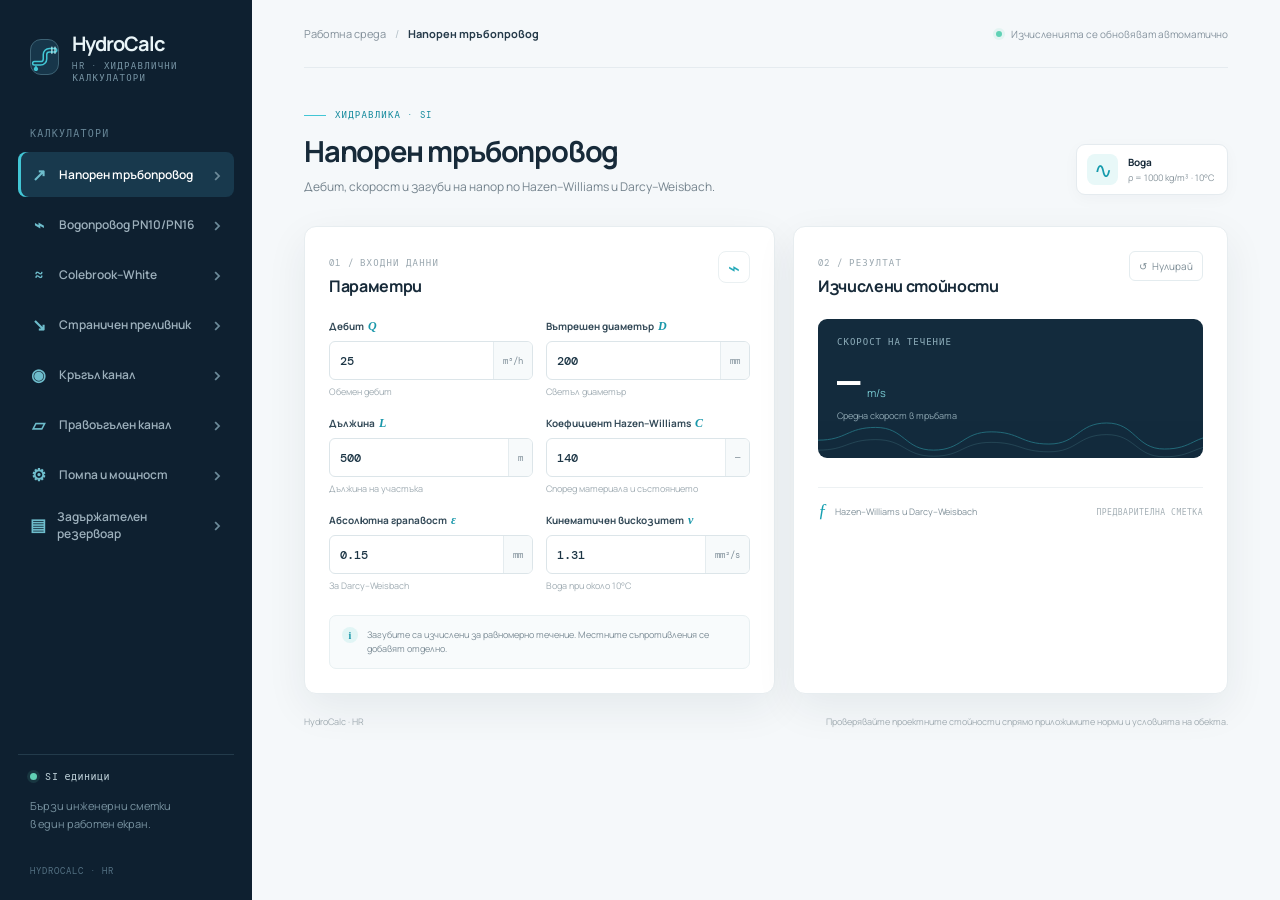
<file: index.html>
<!doctype html>
<html lang="bg">
<head>
  <meta charset="utf-8">
  <meta name="viewport" content="width=device-width, initial-scale=1">
  <meta name="theme-color" content="#0e2030">
  <meta name="description" content="HydroCalc — хидравлични калкулатори за водопроводи, канализация, преливници, резервоари и помпи.">
  <meta property="og:type" content="website">
  <meta property="og:title" content="HydroCalc">
  <meta property="og:description" content="Практични инженерни сметки за водопроводи, канали, помпи и преливници.">
  <link rel="icon" href="favicon.svg" type="image/svg+xml">
  <link rel="manifest" href="site.webmanifest">
  <title>HydroCalc</title>
  <link rel="stylesheet" href="styles.css">
  <script src="app.js" defer></script>
</head>
<body>
  <div class="shell">
    <aside class="sidebar">
      <a class="brand" href="#home" aria-label="HydroCalc начало">
        <span class="brand-mark" aria-hidden="true"><svg viewBox="0 0 48 48"><path class="pipe-shell" d="M7 34h10a7 7 0 0 0 7-7v-7a7 7 0 0 1 7-7h9"/><path class="pipe-core" d="M7 34h10a7 7 0 0 0 7-7v-7a7 7 0 0 1 7-7h9"/><path class="flange" d="M35 8v10m5-10v10"/><path class="water-drop" d="M13 43c0 2-1.5 3.5-3.5 3.5S6 45 6 43c0-1.8 3.5-5.5 3.5-5.5S13 41.2 13 43Z"/></svg></span>
        <span><strong>HydroCalc</strong><small>HR · ХИДРАВЛИЧНИ КАЛКУЛАТОРИ</small></span>
      </a>
      <div class="nav-label">КАЛКУЛАТОРИ</div>
      <nav class="nav" aria-label="Калкулатори">
        <button class="nav-item active" data-view="pipe"><span class="nav-icon">↗</span><span>Напорен тръбопровод</span><span class="nav-arrow">›</span></button>
        <button class="nav-item" data-view="mainpipe"><span class="nav-icon">⌁</span><span>Водопровод PN10/PN16</span><span class="nav-arrow">›</span></button>
        <button class="nav-item" data-view="colebrook"><span class="nav-icon">≈</span><span>Colebrook–White</span><span class="nav-arrow">›</span></button>
        <button class="nav-item" data-view="sideweir"><span class="nav-icon">↘</span><span>Страничен преливник</span><span class="nav-arrow">›</span></button>
        <button class="nav-item" data-view="circular"><span class="nav-icon">◉</span><span>Кръгъл канал</span><span class="nav-arrow">›</span></button>
        <button class="nav-item" data-view="rectangular"><span class="nav-icon">▱</span><span>Правоъгълен канал</span><span class="nav-arrow">›</span></button>
        <button class="nav-item" data-view="pump"><span class="nav-icon">⚙</span><span>Помпа и мощност</span><span class="nav-arrow">›</span></button>
        <button class="nav-item" data-view="tank"><span class="nav-icon">▤</span><span>Задържателен резервоар</span><span class="nav-arrow">›</span></button>
      </nav>
      <div class="sidebar-bottom">
        <div class="unit-chip"><span class="status-dot"></span> SI единици</div>
        <p>Бързи инженерни сметки<br>в един работен екран.</p>
        <span class="version">HYDROCALC · HR</span>
      </div>
    </aside>

    <main id="home" class="main">
      <header class="topbar">
        <div class="breadcrumb"><span>Работна среда</span><span class="crumb-slash">/</span><strong id="crumb-current">Напорен тръбопровод</strong></div>
        <div class="top-actions"><span class="live-dot"></span><span>Изчисленията се обновяват автоматично</span></div>
      </header>

      <section class="intro">
        <div>
          <div class="eyebrow"><span class="eyebrow-line"></span> ХИДРАВЛИКА · SI</div>
          <h1 id="page-title">Напорен тръбопровод</h1>
          <p id="page-desc">Дебит, скорост и загуби на напор по Hazen–Williams и Darcy–Weisbach.</p>
        </div>
        <div class="intro-badge"><span class="badge-symbol">∿</span><span><b>Вода</b><small>ρ = 1000 kg/m³ · 10°C</small></span></div>
      </section>

      <section class="workspace">
        <div class="panel input-panel">
          <div class="panel-heading"><div><span class="step-label">01 / ВХОДНИ ДАННИ</span><h2>Параметри</h2></div><span class="panel-icon">⌁</span></div>

          <form id="pipe-form" class="calc-form view-form active" data-view="pipe" autocomplete="off">
            <div class="field-grid">
              <label class="field"><span>Дебит <i>Q</i></span><div class="input-wrap"><input name="q" type="number" min="0.0001" step="any" value="25" required><em>m³/h</em></div><small>Обемен дебит</small></label>
              <label class="field"><span>Вътрешен диаметър <i>D</i></span><div class="input-wrap"><input name="d" type="number" min="1" step="any" value="200" required><em>mm</em></div><small>Светъл диаметър</small></label>
              <label class="field"><span>Дължина <i>L</i></span><div class="input-wrap"><input name="length" type="number" min="0" step="any" value="500" required><em>m</em></div><small>Дължина на участъка</small></label>
              <label class="field"><span>Коефициент Hazen–Williams <i>C</i></span><div class="input-wrap"><input name="c" type="number" min="1" step="any" value="140" required><em>—</em></div><small>Според материала и състоянието</small></label>
              <label class="field"><span>Абсолютна грапавост <i>ε</i></span><div class="input-wrap"><input name="roughness" type="number" min="0" step="any" value="0.15" required><em>mm</em></div><small>За Darcy–Weisbach</small></label>
              <label class="field"><span>Кинематичен вискозитет <i>ν</i></span><div class="input-wrap"><input name="nu" type="number" min="0.01" step="any" value="1.31" required><em>mm²/s</em></div><small>Вода при около 10°C</small></label>
            </div>
            <div class="info-note"><span>i</span><p>Загубите са изчислени за равномерно течение. Местните съпротивления се добавят отделно.</p></div>
          </form>

          <form id="mainpipe-form" class="calc-form view-form" data-view="mainpipe" autocomplete="off">
            <div class="field-grid">
              <label class="field"><span>Номинално налягане</span><div class="input-wrap select-wrap"><select name="pn"><option value="10">PN10 · SDR17</option><option value="16">PN16 · SDR11</option></select><em>PE100</em></div><small>Система от таблиците на Pipelife</small></label>
              <label class="field"><span>Номинален диаметър <i>DN</i></span><div class="input-wrap select-wrap"><select name="dn"></select><em>mm</em></div><small>Външен диаметър</small></label>
              <label class="field"><span>Оразмерително водно количество <i>Q</i></span><div class="input-wrap"><input name="q" type="number" min="0.0001" step="any" value="30" required><select class="unit-select" name="qunit" aria-label="Единица за дебит"><option value="ls">L/s</option><option value="m3h">m³/h</option></select></div><small>Въведи дебита в избраната единица</small></label>
              <label class="field"><span>Вода</span><div class="input-wrap static-value"><span>10°C</span><em>ν = 1.308 mm²/s</em></div><small>Параметри от хидравличния справочник</small></label>
            </div>
            <div class="info-note source-note"><span>i</span><p>DN и вътрешният диаметър са по таблиците на Pipelife. Наклонът се изчислява по Darcy–Weisbach/Colebrook–White при k = 0.01 mm и вода 10°C. <a href="https://www.pipelife.bg/content/dam/pipelife/bulgaria/marketing/infrastructure/polezno1/%D0%BA%D0%B0%D0%BB%D0%BA%D1%83%D0%BB%D0%B0%D1%82%D0%BE%D1%80%D0%B8/Hydraulic_Tables_Pressure.pdf.pdf" target="_blank" rel="noopener">Отвори справочника на Pipelife ↗</a></p></div>
          </form>

          <form id="colebrook-form" class="calc-form view-form" data-view="colebrook" autocomplete="off">
            <div class="field-grid">
              <label class="field"><span>Система</span><div class="input-wrap select-wrap"><select name="system"><option value="gravity">Гравитационна</option><option value="pressure">Напорна</option></select><em>режим</em></div><small>Вид хидравлично изчисление</small></label>
              <label class="field"><span>Изчисление</span><div class="input-wrap select-wrap"><select name="mode"><option value="qv">Дебит и скорост</option><option value="dv">Диаметър и скорост</option><option value="loss" hidden>Загуби на напор и скорост</option></select><em>тип</em></div><small>Избери кои величини да се намерят</small></label>
              <label class="field"><span>Диаметър</span><div class="input-wrap select-wrap"><select name="dsource"><option value="catalog">PE100 PN10 / PN16</option><option value="inner">Вътрешен диаметър Di</option><option value="sdr">Външен диаметър Du + SDR</option></select><em>източник</em></div><small>За режимите, в които диаметърът е зададен</small></label>
              <label class="field" data-cb-field="pn"><span>Налягане и DN</span><div class="input-wrap"><select name="pn"><option value="10">PN10</option><option value="16">PN16</option></select><select class="unit-select" name="dn" aria-label="Номинален диаметър"></select></div><small>Вътрешният диаметър се взема от PE100</small></label>
              <label class="field" data-cb-field="di"><span>Вътрешен диаметър <i>Di</i></span><div class="input-wrap"><input name="di" type="number" min="1" step="any" value="246.8"><em>mm</em></div><small>Светъл диаметър на тръбата</small></label>
              <label class="field" data-cb-field="sdr"><span>Външен диаметър и SDR</span><div class="input-wrap"><input name="du" type="number" min="1" step="any" value="280"><input name="sdr" type="number" min="2" step="any" value="11"><em>mm / SDR</em></div><small>Di = Du × (1 − 2/SDR)</small></label>
              <label class="field"><span>Абсолютна грапавост <i>k</i></span><div class="input-wrap"><input name="roughness" type="number" min="0" step="any" value="0.01"><em>mm</em></div><small>PE: 0.01 · бетон: 1.0 · стомана: 0.2 mm</small></label>
              <label class="field"><span>Температура на водата</span><div class="input-wrap"><input name="temp" type="number" min="2" max="40" step="1" value="10"><em>°C</em></div><small>От 2 до 40°C</small></label>
              <label class="field" data-cb-field="slope"><span>Наклон / енергиен градиент <i>i</i></span><div class="input-wrap"><input name="slope" type="number" min="0.000001" step="any" value="2"><select class="unit-select" name="iunit" aria-label="Единица за наклон"><option value="permil">‰</option><option value="mm">m/m</option><option value="mkm">m/km</option></select></div><small>Наклон на водното ниво</small></label>
              <label class="field" data-cb-field="length"><span>Дължина <i>L</i></span><div class="input-wrap"><input name="length" type="number" min="0.01" step="any" value="100"><em>m</em></div><small>Дължина на тръбния участък</small></label>
              <label class="field" data-cb-field="q"><span>Оразмерително количество <i>Q</i></span><div class="input-wrap"><input name="q" type="number" min="0.0001" step="any" value="30"><select class="unit-select" name="qunit" aria-label="Единица за дебит"><option value="ls">L/s</option><option value="m3h">m³/h</option><option value="m3s">m³/s</option></select></div><small>Обемен дебит</small></label>
              <label class="field" data-cb-field="pressure"><span>Налягания P₁ / P₂</span><div class="input-wrap"><input name="p1" type="number" step="any" value="6" aria-label="Начално налягане"><input name="p2" type="number" step="any" value="4" aria-label="Крайно налягане"><select class="unit-select" name="punit" aria-label="Единица за налягане"><option value="bar">bar</option><option value="mvs">m вод. ст.</option></select></div><small>Начално и крайно налягане</small></label>
              <label class="field" data-cb-field="pressure"><span>Коти h₁ / h₂</span><div class="input-wrap"><input name="h1" type="number" step="any" value="6" aria-label="Начална кота"><input name="h2" type="number" step="any" value="4" aria-label="Крайна кота"><em>m</em></div><small>Начална и крайна кота на тръбата</small></label>
            </div>
            <div class="info-note source-note"><span>i</span><p>Изчисленията използват Darcy–Weisbach и Colebrook–White, с вискозитет на водата според температурата. <a href="https://pip-all-app-tools.azurewebsites.net/Colebrook?lang=bg" target="_blank" rel="noopener">Оригинален калкулатор на Pipelife ↗</a></p></div>
          </form>

          <form id="sideweir-form" class="calc-form view-form" data-view="sideweir" autocomplete="off">
            <div class="field-grid">
              <label class="field"><span>Дебит преди преливника <i>Q₀</i></span><div class="input-wrap"><input name="q0" type="number" min="0.1" step="any" value="2000"><em>L/s</em></div><small>Оразмерително водно количество</small></label>
              <label class="field"><span>Определяне на непреливащия дебит</span><div class="input-wrap select-wrap"><select name="qnonmode"><option value="manual">Въвеждам Qнепр</option><option value="regulation">По Наредба · (1+n₀)Qmax.h</option></select><em>метод</em></div><small>Чл. 33, ал. 3</small></label>
              <label class="field" data-sw-field="qnon"><span>Непреливащ дебит <i>Qнепр</i></span><div class="input-wrap"><input name="qnon" type="number" min="0.1" step="any" value="500"><em>L/s</em></div><small>Дебит след преливника</small></label>
              <label class="field" data-sw-field="qmax"><span>Максимално часово количество в сухо време <i>Qmax.h</i></span><div class="input-wrap"><input name="qmax" type="number" min="0.1" step="any" value="83.333"><em>L/s</em></div><small>Използва се за изчисляване на Qнепр</small></label>
              <label class="field" data-sw-field="qmax"><span>Степен на разреждане <i>n₀</i></span><div class="input-wrap"><input name="n0" type="number" min="0" step="any" value="5"><em>—</em></div><small>В населеното място обичайно минимум 5, ако няма по-високи изисквания</small></label>
              <label class="field"><span>Диаметър на довеждащата тръба <i>D₁</i></span><div class="input-wrap"><input name="d1" type="number" min="0.1" step="any" value="0.9"><em>m</em></div><small>Тръбата преди преливника</small></label>
              <label class="field"><span>Наклон на довеждащата тръба <i>i₁</i></span><div class="input-wrap"><input name="s1" type="number" min="0.000001" step="any" value="0.005"><em>m/m</em></div><small>Използва се за пълнежа при Q₀ и Qнепр</small></label>
              <label class="field"><span>Диаметър на отвеждащата тръба <i>D₂</i></span><div class="input-wrap"><input name="d2" type="number" min="0.1" step="any" value="0.5"><em>m</em></div><small>Провежда непреливащия дебит Qнепр</small></label>
              <label class="field"><span>Наклон на отвеждащата тръба <i>i₂</i></span><div class="input-wrap"><input name="s2" type="number" min="0.000001" step="any" value="0.003"><em>m/m</em></div><small>За пълнежната височина след преливника</small></label>
              <label class="field"><span>Диаметър на отливната тръба <i>D₃</i></span><div class="input-wrap"><input name="d3" type="number" min="0.1" step="any" value="0.7"><em>m</em></div><small>Провежда преливащия дебит Q₀ − Qнепр</small></label>
              <label class="field"><span>Наклон на отливната тръба <i>i₃</i></span><div class="input-wrap"><input name="s3" type="number" min="0.000001" step="any" value="0.014"><em>m/m</em></div><small>За проверка на отливната тръба</small></label>
              <label class="field"><span>Коефициент на Манинг <i>n</i></span><div class="input-wrap"><input name="manning" type="number" min="0.005" step="any" value="0.013"><em>—</em></div><small>За определяне на пълнежа в кръглите тръби</small></label>
              <label class="field"><span>Кота дъно на довеждащата тръба <i>Z₀</i></span><div class="input-wrap"><input name="z0" type="number" step="any" value="100"><em>m</em></div><small>Абсолютна кота за профилната графика</small></label>
              <label class="field"><span>Наклон на преливния ръб по дължина</span><div class="input-wrap"><input name="slope" type="number" min="0" step="any" value="0"><em>m/m</em></div><small>За профилните коти по дължината</small></label>
              <label class="field"><span>Кота на водоприемника при 1% обезпеченост</span><div class="input-wrap"><input name="zrecv" type="number" step="any" placeholder="по избор"><em>m</em></div><small>За нормативна проверка по чл. 32</small></label>
              <label class="field"><span>Коефициент на стеснение <i>μ</i></span><div class="input-wrap"><input name="mu" type="number" min="0.5" max="0.9" step="any" value="0.7"><em>—</em></div><small>Препоръчителен диапазон: 0.65–0.75</small></label>
            </div>
            <div class="info-note source-note"><span>i</span><p>Пълнежите в тръбите се изчисляват по Манинг за зададените дебит, диаметър и наклон. Приема се P = h₁ за Qнепр във входящата тръба; H₁ = H₀,₁ − h₁; за отвеждащата тръба Δh = h₁ − h₂. Дължината се изчислява за свободен непотопен преливник по приложения пример. Нормативната проверка е по <a href="https://www.mrrb.bg/bg/naredba-rd-02-20-8-ot-2013-g-za-proektirane-izgrajdane-i-eksploataciya-na-kanalizacionni-sistemi/" target="_blank" rel="noopener">Наредба № РД-02-20-8, чл. 31–33 ↗</a>.</p></div>
            <button id="sideweir-print" class="print-btn" type="button" aria-label="Отпечатай изчислението на преливника"><span aria-hidden="true">⎙</span> Печат</button>
          </form>

          <form id="circular-form" class="calc-form view-form" data-view="circular" autocomplete="off">
            <div class="field-grid">
              <label class="field"><span>Вътрешен диаметър <i>D</i></span><div class="input-wrap"><input name="d" type="number" min="1" step="any" value="400" required><em>mm</em></div><small>Диаметър на тръбата</small></label>
              <label class="field"><span>Наклон <i>S</i></span><div class="input-wrap"><input name="slope" type="number" min="0.00001" step="any" value="0.005" required><em>m/m</em></div><small>Надлъжен наклон</small></label>
              <label class="field"><span>Коефициент на Манинг <i>n</i></span><div class="input-wrap"><input name="n" type="number" min="0.005" step="any" value="0.013" required><em>—</em></div><small>Според материала</small></label>
              <label class="field"><span>Запълване <i>y/D</i></span><div class="input-wrap"><input name="ratio" type="number" min="0.01" max="1" step="any" value="0.75" required><em>—</em></div><small>От 0.01 до 1.00</small></label>
            </div>
            <div class="info-note"><span>i</span><p>Кръгло сечение с частично или пълно запълване. Изчислението е по формулата на Манинг.</p></div>
          </form>

          <form id="rectangular-form" class="calc-form view-form" data-view="rectangular" autocomplete="off">
            <div class="field-grid">
              <label class="field"><span>Ширина на дъното <i>b</i></span><div class="input-wrap"><input name="b" type="number" min="0.01" step="any" value="1.2" required><em>m</em></div><small>Ширина на канала</small></label>
              <label class="field"><span>Дълбочина на водата <i>y</i></span><div class="input-wrap"><input name="y" type="number" min="0.001" step="any" value="0.6" required><em>m</em></div><small>Работна дълбочина</small></label>
              <label class="field"><span>Наклон <i>S</i></span><div class="input-wrap"><input name="slope" type="number" min="0.00001" step="any" value="0.002" required><em>m/m</em></div><small>Надлъжен наклон</small></label>
              <label class="field"><span>Коефициент на Манинг <i>n</i></span><div class="input-wrap"><input name="n" type="number" min="0.005" step="any" value="0.015" required><em>—</em></div><small>Според облицовката</small></label>
            </div>
            <div class="info-note"><span>i</span><p>Правоъгълно призматично сечение при равномерно течение.</p></div>
          </form>

          <form id="pump-form" class="calc-form view-form" data-view="pump" autocomplete="off">
            <div class="field-grid">
              <label class="field"><span>Дебит <i>Q</i></span><div class="input-wrap"><input name="q" type="number" min="0.001" step="any" value="36" required><em>m³/h</em></div><small>Необходим работен дебит</small></label>
              <label class="field"><span>Общ напор <i>H</i></span><div class="input-wrap"><input name="h" type="number" min="0.01" step="any" value="32" required><em>m</em></div><small>Геодезичен + загуби</small></label>
              <label class="field"><span>КПД на помпата <i>η</i></span><div class="input-wrap"><input name="eta" type="number" min="1" max="100" step="any" value="72" required><em>%</em></div><small>Без КПД на двигателя</small></label>
              <label class="field"><span>Работно време <i>t</i></span><div class="input-wrap"><input name="hours" type="number" min="0" step="any" value="8" required><em>h/day</em></div><small>За оценка на енергията</small></label>
            </div>
            <div class="info-note"><span>i</span><p>Оценка на хидравличната и необходимата входна мощност при зададения КПД.</p></div>
          </form>
        </div>

        <div class="panel result-panel">
          <div class="panel-heading"><div><span class="step-label">02 / РЕЗУЛТАТ</span><h2>Изчислени стойности</h2></div><button id="reset-btn" class="reset-btn" type="button" title="Възстанови началните стойности">↺ <span>Нулирай</span></button></div>
          <div class="hero-result"><div class="hero-label" id="hero-label">СКОРОСТ НА ТЕЧЕНИЕ</div><div class="hero-number"><strong id="hero-value">—</strong><span id="hero-unit">m/s</span></div><div class="hero-caption" id="hero-caption">Средна скорост в тръбата</div><div class="hero-wave" aria-hidden="true"><svg viewBox="0 0 600 74" preserveAspectRatio="none"><path d="M0 40 C45 40 45 17 90 17 S135 58 180 58 225 25 270 25 315 47 360 47 405 9 450 9 495 56 540 56 585 31 630 31"/><path d="M0 58 C45 58 45 39 90 39 S135 69 180 69 225 44 270 44 315 61 360 61 405 30 450 30 495 70 540 70 585 49 630 49"/></svg></div></div>
          <div id="result-grid" class="result-grid" aria-live="polite"></div>
          <div id="result-error" class="result-error" role="alert" hidden></div>
          <div class="sideweir-chart-wrap" hidden><div class="chart-heading"><b>Изчислителна схема на преливника</b><span>Надписите и размерите се обновяват с входните данни</span></div><svg id="sideweir-chart" viewBox="0 0 900 360" role="img" aria-label="Динамична изчислителна схема на дъждопреливник"></svg><div id="sideweir-legend" class="chart-legend"></div></div>
          <div class="formula-footer"><span class="formula-mark">ƒ</span><span id="formula-note">Hazen–Williams и Darcy–Weisbach</span><span class="formula-scope">ПРЕДВАРИТЕЛНА СМЕТКА</span></div>
        </div>
      </section>

      <section id="tank-view" class="tank-panel" hidden>
        <iframe src="retention-tank.html" title="Оразмеряване на задържателен резервоар" loading="lazy"></iframe>
      </section>

      <footer class="page-footer"><span>HydroCalc · HR</span><span>Проверявайте проектните стойности спрямо приложимите норми и условията на обекта.</span></footer>
    </main>
  </div>
</body>
</html>
</file>
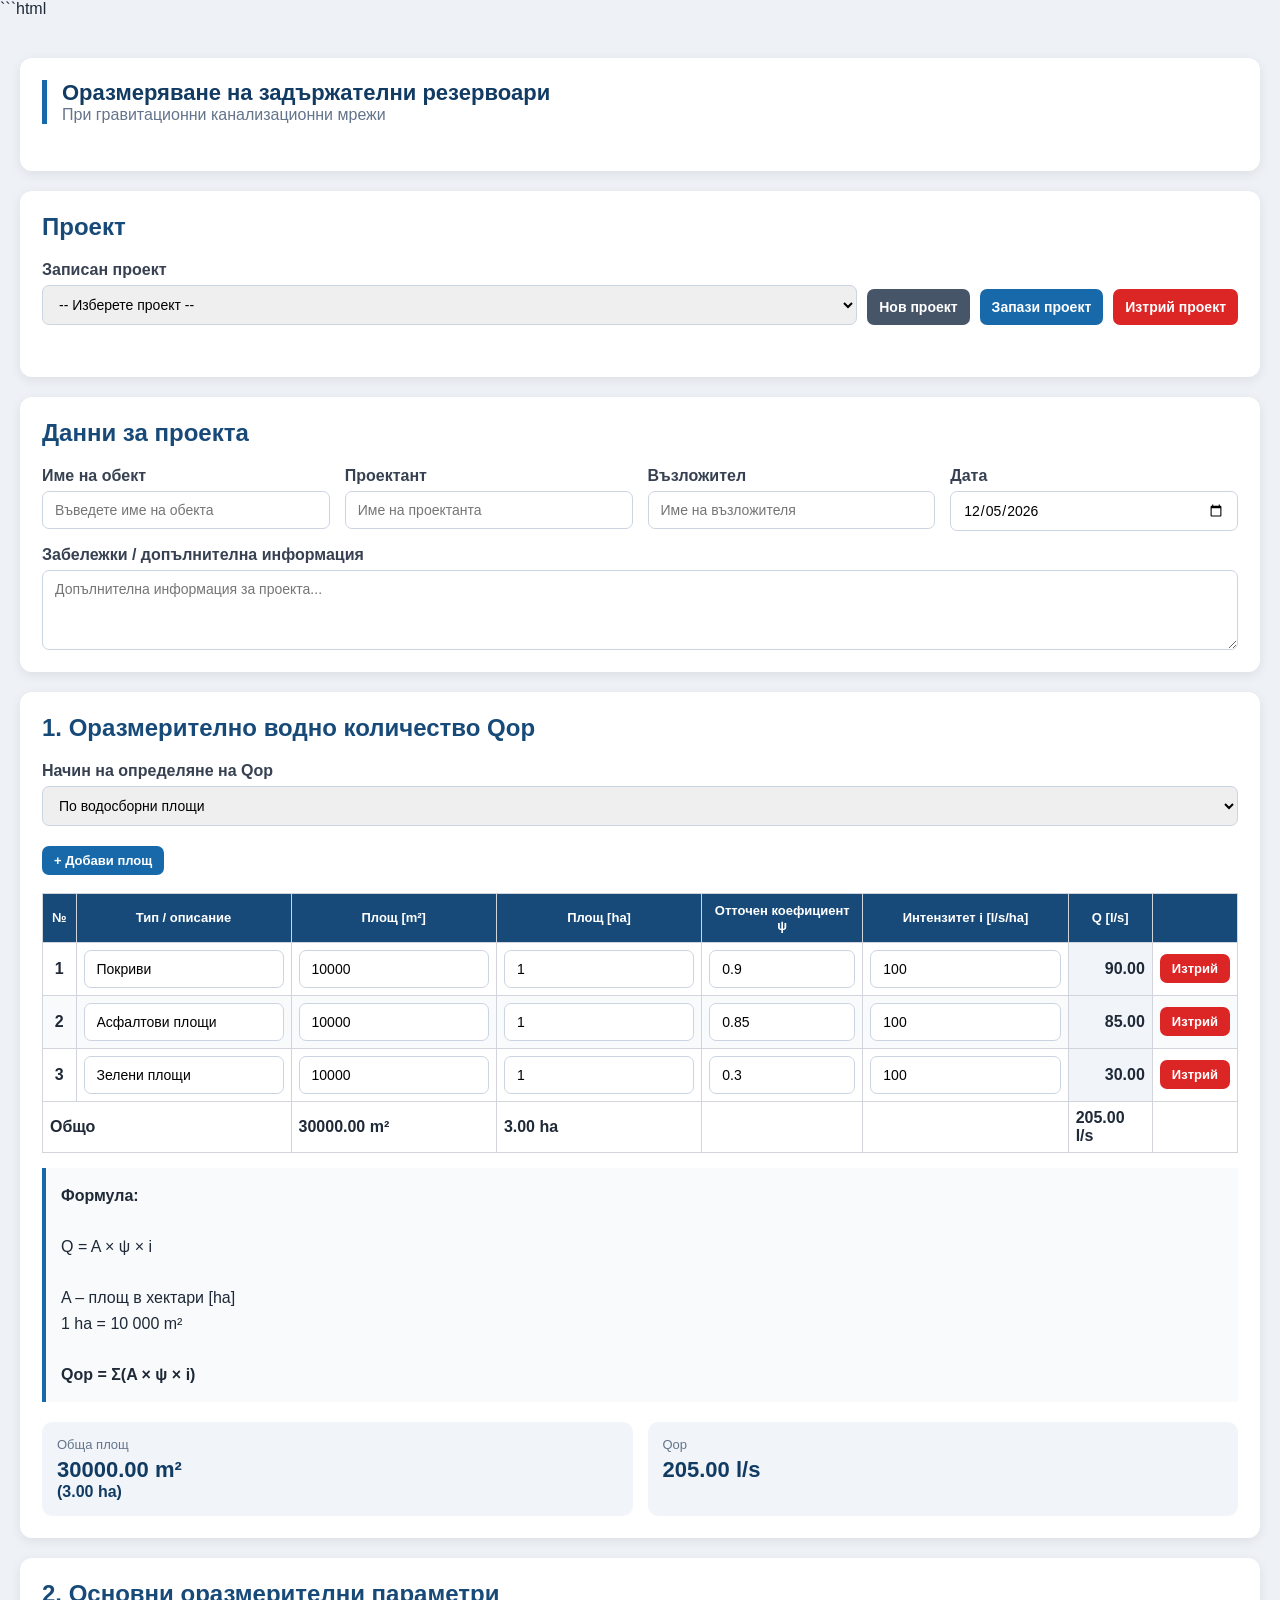
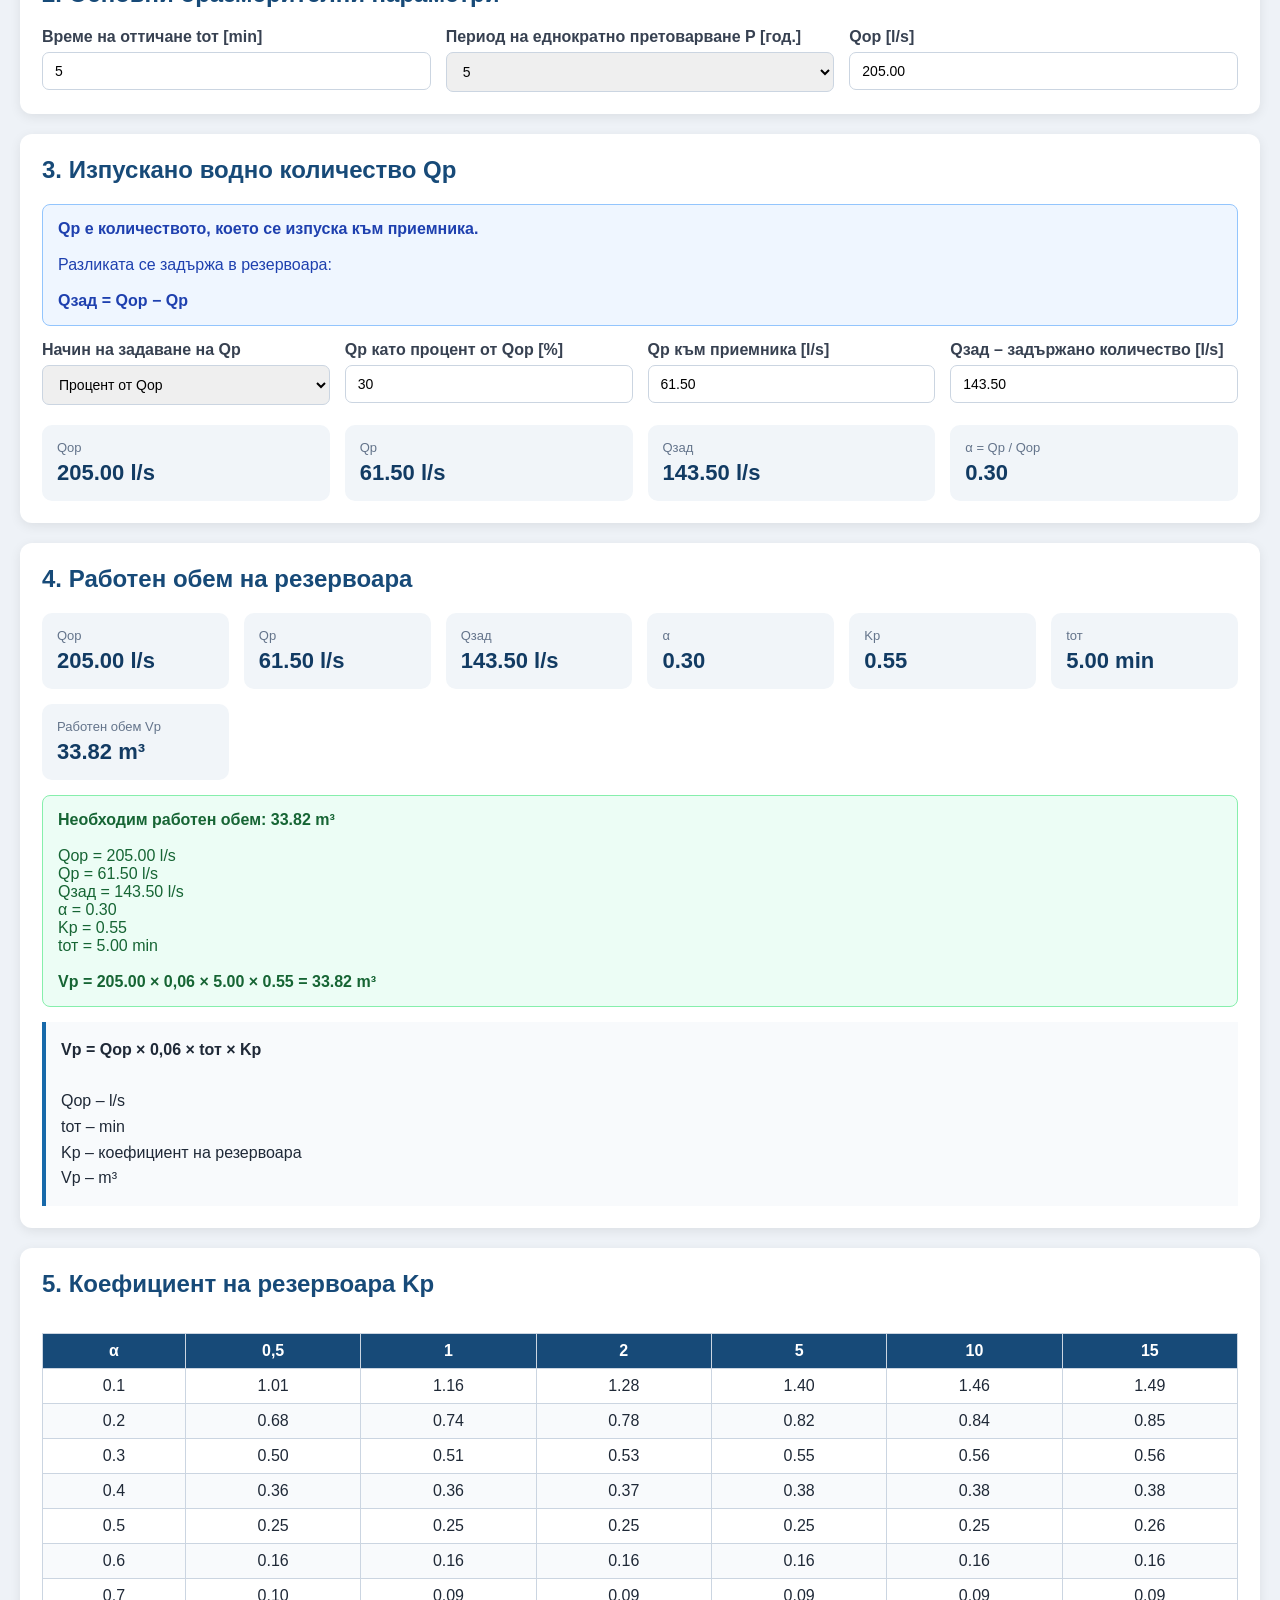
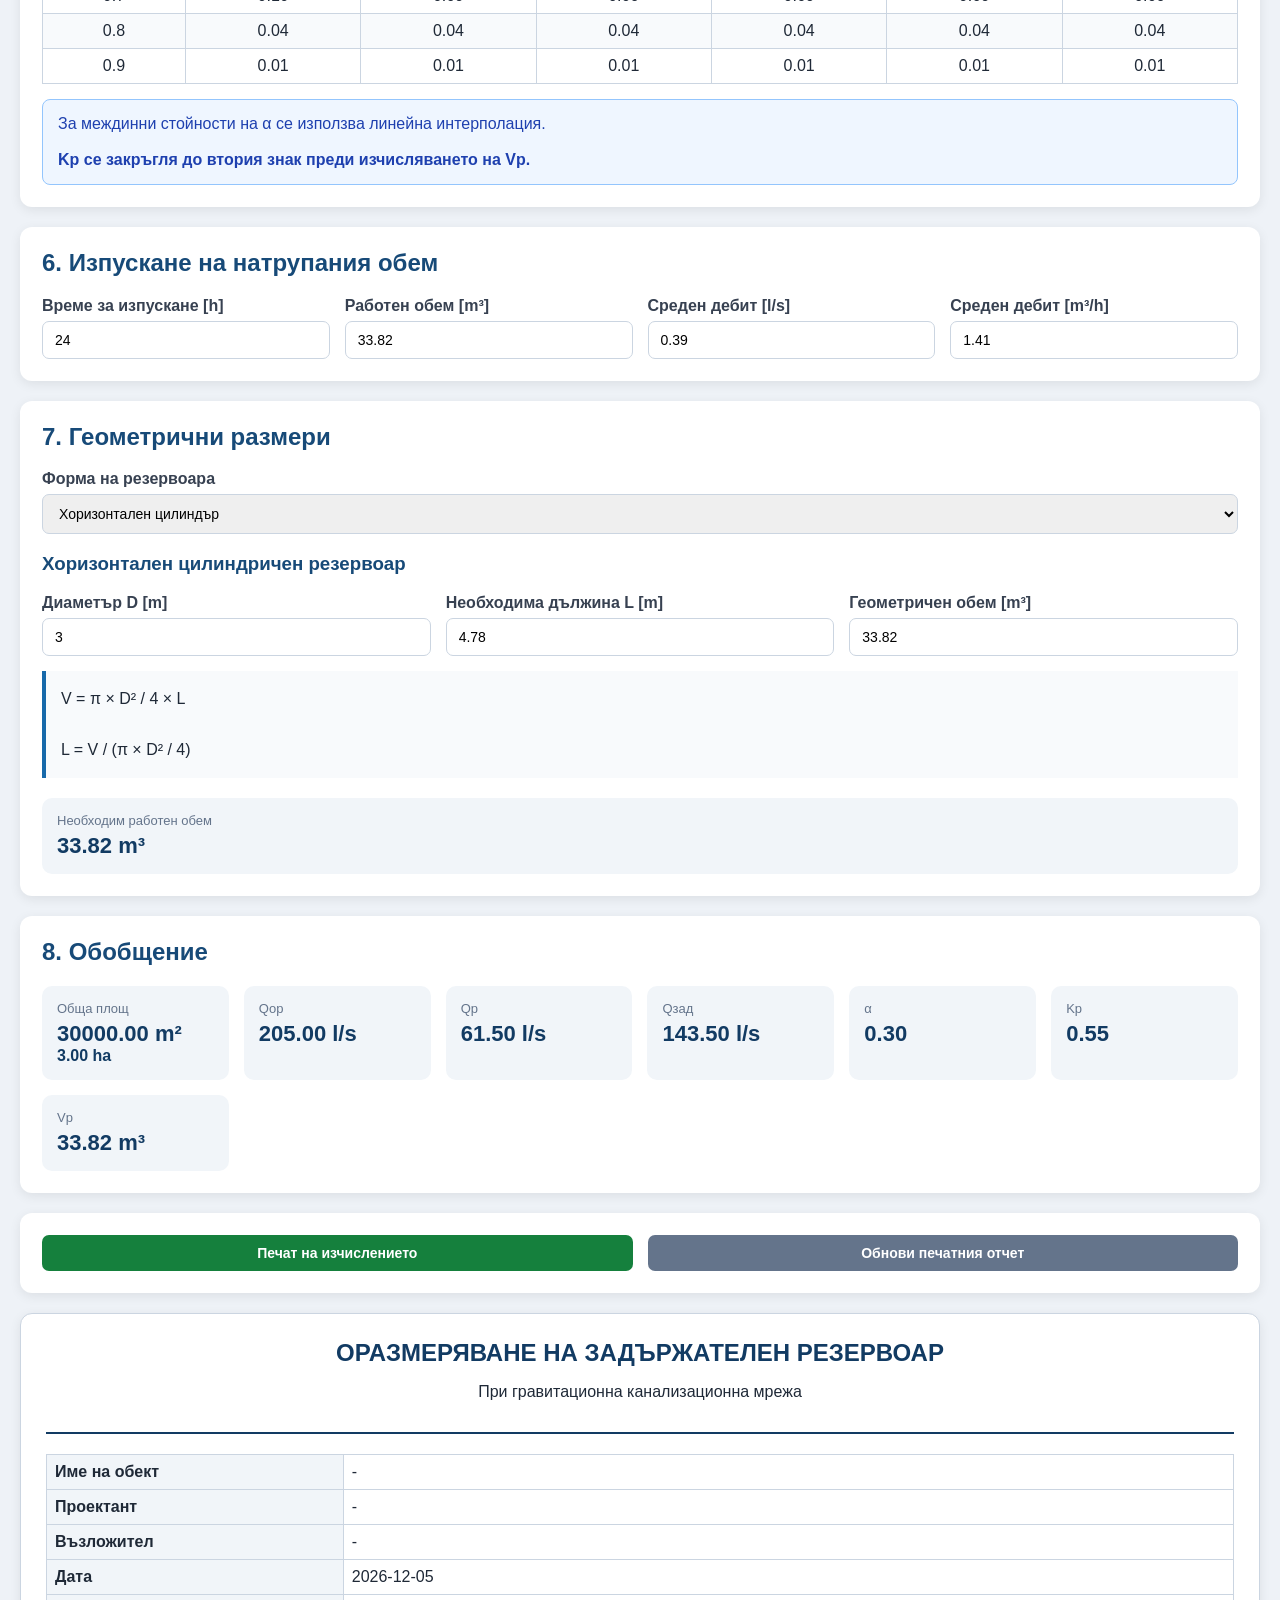
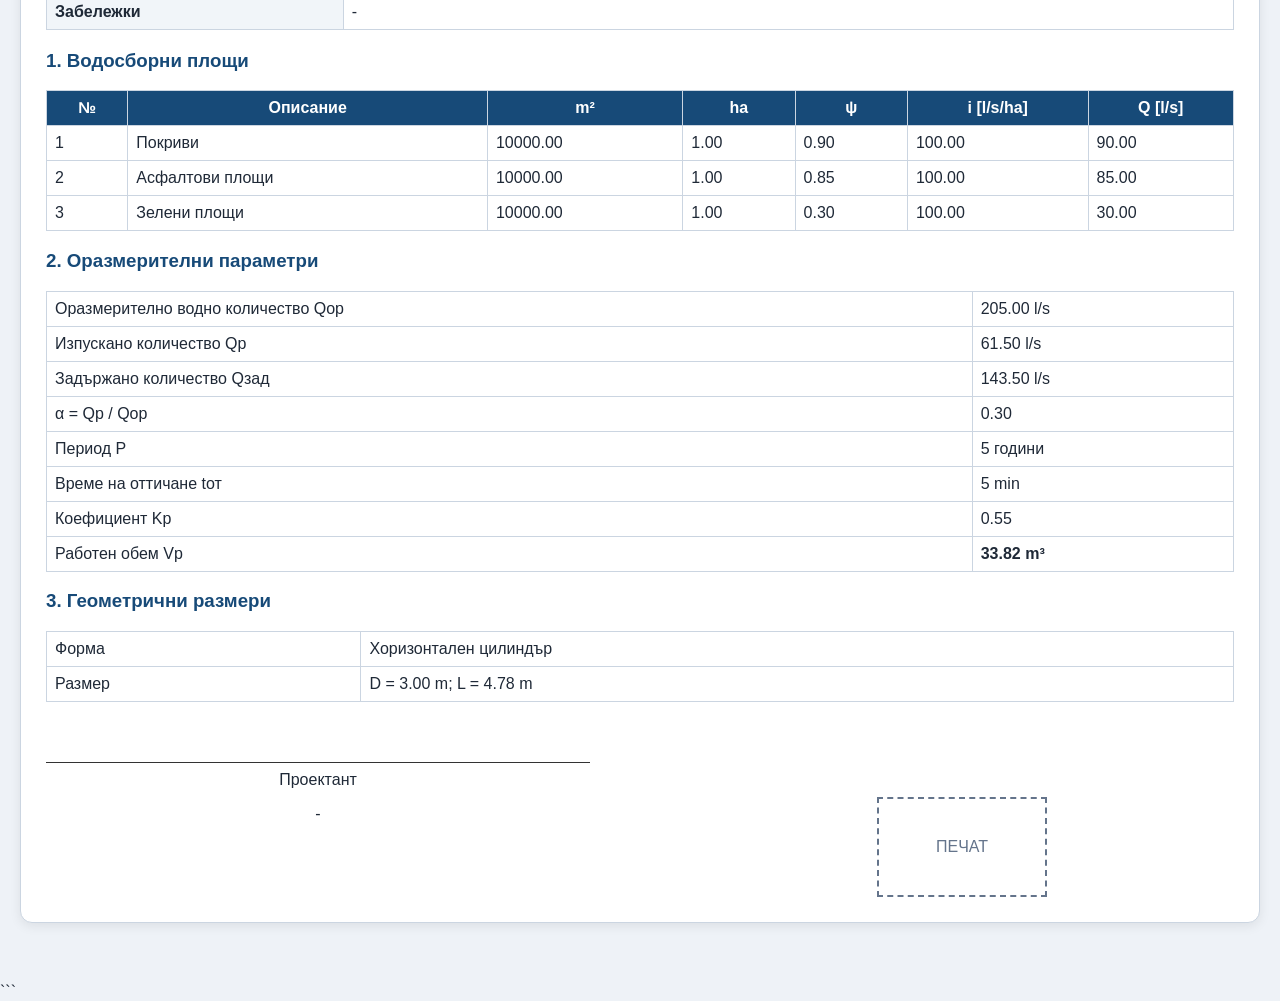
<file: retention-tank.html>
```html
<!DOCTYPE html>
<html lang="bg">
<head>
<meta charset="UTF-8">
<meta name="viewport" content="width=device-width, initial-scale=1.0">

<title>Оразмеряване на задържателен резервоар</title>

<style>
* {
    box-sizing: border-box;
}

body {
    margin: 0;
    font-family: Arial, Helvetica, sans-serif;
    background: #eef2f7;
    color: #1f2937;
}

.container {
    max-width: 1400px;
    margin: 20px auto;
    padding: 20px;
}

h1 {
    color: #123b63;
    margin-bottom: 5px;
}

h2 {
    color: #174a78;
    margin-top: 0;
}

h3 {
    color: #174a78;
}

.subtitle {
    color: #64748b;
    margin-bottom: 25px;
}

.card {
    background: white;
    border-radius: 12px;
    padding: 22px;
    margin-bottom: 20px;
    box-shadow: 0 3px 12px rgba(0,0,0,.08);
}

.grid {
    display: grid;
    grid-template-columns: repeat(auto-fit, minmax(210px, 1fr));
    gap: 15px;
}

label {
    display: block;
    font-weight: bold;
    margin-bottom: 6px;
    color: #374151;
}

input,
select,
button,
textarea {
    width: 100%;
    padding: 10px 12px;
    border: 1px solid #cbd5e1;
    border-radius: 7px;
    font-size: 14px;
    font-family: inherit;
}

textarea {
    min-height: 80px;
    resize: vertical;
}

input:focus,
select:focus,
textarea:focus {
    outline: none;
    border-color: #2563eb;
}

button {
    background: #1769aa;
    color: white;
    border: none;
    cursor: pointer;
    font-weight: bold;
}

button:hover {
    background: #12558a;
}

button.small {
    width: auto;
    padding: 7px 12px;
    font-size: 13px;
}

button.danger {
    background: #dc2626;
}

button.print {
    background: #15803d;
}

button.secondary {
    background: #64748b;
}

button.project-save {
    background: #1769aa;
}

button.project-new {
    background: #475569;
}

button.project-delete {
    background: #dc2626;
}

.hidden {
    display: none !important;
}

/* =========================
   ПРОЕКТИ
========================= */

.project-controls {
    display: grid;
    grid-template-columns: 1fr auto auto auto;
    gap: 10px;
    align-items: end;
}

.project-controls select {
    min-width: 220px;
}

.project-status {
    margin-top: 12px;
    color: #166534;
    font-size: 13px;
    min-height: 18px;
}

/* =========================
   ДАННИ ЗА ПРОЕКТА
========================= */

.project-header {
    border-left: 5px solid #1769aa;
    padding-left: 15px;
}

.project-title {
    font-size: 22px;
    font-weight: bold;
    color: #123b63;
}

.project-info {
    display: grid;
    grid-template-columns: repeat(4, 1fr);
    gap: 12px;
    margin-top: 15px;
}

.project-info-box {
    background: #f8fafc;
    border: 1px solid #dbe3ec;
    padding: 10px;
    border-radius: 7px;
}

.project-info-label {
    color: #64748b;
    font-size: 12px;
}

.project-info-value {
    font-weight: bold;
    margin-top: 4px;
}

/* =========================
   ПЛОЩИ
========================= */

.area-table-wrapper {
    overflow-x: auto;
    margin-top: 18px;
}

.area-table {
    width: 100%;
    min-width: 1150px;
    border-collapse: collapse;
}

.area-table th {
    background: #174a78;
    color: white;
    padding: 9px;
    border: 1px solid #d1d5db;
    font-size: 13px;
}

.area-table td {
    padding: 7px;
    border: 1px solid #d1d5db;
}

.area-table tr:nth-child(even) td {
    background: #f8fafc;
}

.area-table input {
    width: 100%;
    min-width: 80px;
}

.area-table .description {
    min-width: 190px;
}

.area-table .number {
    text-align: center;
    font-weight: bold;
}

.calculated {
    background: #f1f5f9 !important;
    font-weight: bold;
    text-align: right;
    white-space: nowrap;
}

/* =========================
   РЕЗУЛТАТИ
========================= */

.result-grid {
    display: grid;
    grid-template-columns: repeat(auto-fit, minmax(180px, 1fr));
    gap: 15px;
}

.result {
    background: #f1f5f9;
    border-radius: 10px;
    padding: 15px;
}

.result-label {
    font-size: 13px;
    color: #64748b;
}

.result-value {
    font-size: 22px;
    font-weight: bold;
    color: #123b63;
    margin-top: 5px;
}

.formula {
    background: #f8fafc;
    border-left: 4px solid #1769aa;
    padding: 15px;
    margin-top: 15px;
    line-height: 1.6;
}

.success {
    background: #ecfdf5;
    border: 1px solid #86efac;
    color: #166534;
    padding: 15px;
    border-radius: 8px;
    margin-top: 15px;
}

.error {
    background: #fef2f2;
    border: 1px solid #fca5a5;
    color: #991b1b;
    padding: 15px;
    border-radius: 8px;
    margin-top: 15px;
}

.info {
    background: #eff6ff;
    border: 1px solid #93c5fd;
    color: #1e40af;
    padding: 15px;
    border-radius: 8px;
    margin-top: 15px;
}

/* =========================
   KP
========================= */

.kp-table {
    width: 100%;
    border-collapse: collapse;
    margin-top: 15px;
}

.kp-table th,
.kp-table td {
    border: 1px solid #cbd5e1;
    padding: 8px;
    text-align: center;
}

.kp-table th {
    background: #174a78;
    color: white;
}

.kp-table tr:nth-child(even) {
    background: #f8fafc;
}

/* =========================
   ПЕЧАТ
========================= */

.print-preview {
    background: white;
    border: 1px solid #cbd5e1;
    padding: 25px;
    margin-top: 15px;
}

.print-header {
    text-align: center;
    border-bottom: 2px solid #123b63;
    padding-bottom: 15px;
    margin-bottom: 20px;
}

.print-header h1 {
    margin: 0;
    font-size: 24px;
}

.print-meta {
    width: 100%;
    border-collapse: collapse;
    margin-bottom: 20px;
}

.print-meta td {
    border: 1px solid #cbd5e1;
    padding: 8px;
}

.print-meta td:first-child {
    width: 25%;
    font-weight: bold;
    background: #f1f5f9;
}

.print-results {
    width: 100%;
    border-collapse: collapse;
}

.print-results th,
.print-results td {
    border: 1px solid #cbd5e1;
    padding: 8px;
}

.print-results th {
    background: #174a78;
    color: white;
}

.signature-area {
    display: grid;
    grid-template-columns: 1fr 1fr;
    gap: 100px;
    margin-top: 60px;
}

.signature-box {
    border-top: 1px solid #333;
    padding-top: 8px;
    text-align: center;
}

.stamp-box {
    margin-top: 35px;
    width: 170px;
    height: 100px;
    border: 2px dashed #64748b;
    display: flex;
    align-items: center;
    justify-content: center;
    color: #64748b;
    margin-left: auto;
    margin-right: auto;
}

/* =========================
   MOBILE
========================= */

@media(max-width:800px) {

    .container {
        padding: 10px;
        margin: 10px auto;
    }

    .card {
        padding: 15px;
    }

    .project-info {
        grid-template-columns: 1fr;
    }

    .project-controls {
        grid-template-columns: 1fr;
    }

    .project-controls button {
        width: 100%;
    }

    .signature-area {
        grid-template-columns: 1fr;
        gap: 50px;
    }
}

/* =========================
   PRINT
========================= */

@media print {

    body {
        background: white;
    }

    .no-print {
        display: none !important;
    }

    .container {
        max-width: none;
        margin: 0;
        padding: 0;
    }

    .card {
        box-shadow: none;
        border: none;
        page-break-inside: avoid;
    }

    .print-preview {
        border: none;
        padding: 0;
    }

    #printReport {
        display: block !important;
    }

}
</style>
</head>

<body>

<div class="container">

<!-- =====================================================
     ЗАГЛАВИЕ
===================================================== -->

<div class="card no-print">

<div class="project-header">

<div class="project-title">
Оразмеряване на задържателни резервоари
</div>

<div class="subtitle">
При гравитационни канализационни мрежи
</div>

</div>

</div>


<!-- =====================================================
     ПРОЕКТИ
===================================================== -->

<div class="card no-print">

<h2>Проект</h2>

<div class="project-controls">

<div>

<label>
Записан проект
</label>

<select id="savedProjects">
<option value="">-- Изберете проект --</option>
</select>

</div>

<button
type="button"
class="project-new"
id="newProjectButton">

Нов проект

</button>

<button
type="button"
class="project-save"
id="saveProjectButton">

Запази проект

</button>

<button
type="button"
class="project-delete"
id="deleteProjectButton">

Изтрий проект

</button>

</div>

<div
id="projectStatus"
class="project-status">
</div>

</div>


<!-- =====================================================
     ДАННИ ЗА ПРОЕКТА
===================================================== -->

<div class="card no-print">

<h2>Данни за проекта</h2>

<div class="grid">

<div>

<label>
Име на обект
</label>

<input
id="projectName"
type="text"
placeholder="Въведете име на обекта">

</div>


<div>

<label>
Проектант
</label>

<input
id="designer"
type="text"
placeholder="Име на проектанта">

</div>


<div>

<label>
Възложител
</label>

<input
id="client"
type="text"
placeholder="Име на възложителя">

</div>


<div>

<label>
Дата
</label>

<input
id="projectDate"
type="date">

</div>

</div>


<div style="margin-top:15px">

<label>
Забележки / допълнителна информация
</label>

<textarea
id="projectNotes"
placeholder="Допълнителна информация за проекта..."></textarea>

</div>

</div>


<!-- =====================================================
     1. QOP
===================================================== -->

<div class="card no-print">

<h2>1. Оразмерително водно количество Qop</h2>

<div class="grid">

<div>

<label>
Начин на определяне на Qop
</label>

<select id="qopMode">

<option value="areas">
По водосборни площи
</option>

<option value="direct">
Директно въвеждане
</option>

</select>

</div>

</div>


<div id="areasBox">

<div style="margin-top:20px">

<button
type="button"
class="small"
id="addAreaButton">

+ Добави площ

</button>

</div>


<div class="area-table-wrapper">

<table class="area-table">

<thead>

<tr>

<th>№</th>

<th>Тип / описание</th>

<th>Площ [m²]</th>

<th>Площ [ha]</th>

<th>Отточен коефициент ψ</th>

<th>Интензитет i [l/s/ha]</th>

<th>Q [l/s]</th>

<th></th>

</tr>

</thead>

<tbody id="areasBody"></tbody>

<tfoot>

<tr>

<td colspan="2">
<strong>Общо</strong>
</td>

<td>
<strong>
<span id="totalAreaM2">0.00</span> m²
</strong>
</td>

<td>
<strong>
<span id="totalAreaHa">0.00</span> ha
</strong>
</td>

<td></td>

<td></td>

<td>
<strong>
<span id="areaQop">0.00</span> l/s
</strong>
</td>

<td></td>

</tr>

</tfoot>

</table>

</div>


<div class="formula">

<strong>Формула:</strong>

<br><br>

Q = A × ψ × i

<br><br>

A – площ в хектари [ha]

<br>

1 ha = 10 000 m²

<br><br>

<strong>
Qop = Σ(A × ψ × i)
</strong>

</div>

</div>


<div
id="directQopBox"
class="hidden"
style="margin-top:20px">

<div class="grid">

<div>

<label>
Qop – директно [l/s]
</label>

<input
id="directQop"
type="number"
min="0"
step="0.01"
value="100">

</div>

</div>

</div>


<div class="result-grid" style="margin-top:20px">

<div class="result">

<div class="result-label">
Обща площ
</div>

<div class="result-value">

<span id="summaryAreaM2">0.00</span> m²

<br>

<span style="font-size:16px">
(<span id="summaryAreaHa">0.00</span> ha)
</span>

</div>

</div>


<div class="result">

<div class="result-label">
Qop
</div>

<div class="result-value">

<span id="summaryQop">0.00</span> l/s

</div>

</div>

</div>

</div>


<!-- =====================================================
     2. ОСНОВНИ ПАРАМЕТРИ
===================================================== -->

<div class="card no-print">

<h2>2. Основни оразмерителни параметри</h2>

<div class="grid">

<div>

<label>
Време на оттичане tот [min]
</label>

<input
id="normTom"
type="number"
min="0"
step="0.01"
value="5">

</div>


<div>

<label>
Период на еднократно претоварване P [год.]
</label>

<select id="normP">

<option value="0.5">0,5</option>
<option value="1">1</option>
<option value="2">2</option>
<option value="5" selected>5</option>
<option value="10">10</option>
<option value="15">15</option>

</select>

</div>


<div>

<label>
Qop [l/s]
</label>

<input
id="normQop"
type="text"
readonly>

</div>

</div>

</div>


<!-- =====================================================
     3. QP
===================================================== -->

<div class="card no-print">

<h2>3. Изпускано водно количество Qp</h2>

<div class="info">

<strong>
Qp е количеството, което се изпуска към приемника.
</strong>

<br><br>

Разликата се задържа в резервоара:

<br><br>

<strong>
Qзад = Qop − Qp
</strong>

</div>


<div class="grid" style="margin-top:15px">

<div>

<label>
Начин на задаване на Qp
</label>

<select id="qpMode">

<option value="percent">
Процент от Qop
</option>

<option value="direct">
Директно въвеждане
</option>

</select>

</div>


<div id="qpPercentBox">

<label>
Qp като процент от Qop [%]
</label>

<input
id="qpPercent"
type="number"
min="0"
max="100"
step="0.01"
value="30">

</div>


<div id="qpDirectBox" class="hidden">

<label>
Qp към приемника [l/s]
</label>

<input
id="qpDirect"
type="number"
min="0"
step="0.01"
value="30">

</div>


<div>

<label>
Qp към приемника [l/s]
</label>

<input
id="normQp"
type="text"
readonly>

</div>


<div>

<label>
Qзад – задържано количество [l/s]
</label>

<input
id="normQzad"
type="text"
readonly>

</div>

</div>


<div class="result-grid" style="margin-top:20px">

<div class="result">

<div class="result-label">Qop</div>

<div class="result-value">

<span id="resultQop">0.00</span> l/s

</div>

</div>


<div class="result">

<div class="result-label">Qp</div>

<div class="result-value">

<span id="resultQp">0.00</span> l/s

</div>

</div>


<div class="result">

<div class="result-label">Qзад</div>

<div class="result-value">

<span id="resultQzad">0.00</span> l/s

</div>

</div>


<div class="result">

<div class="result-label">
α = Qp / Qop
</div>

<div class="result-value">

<span id="resultAlpha">0.00</span>

</div>

</div>

</div>

</div>


<!-- =====================================================
     4. ОБЕМ
===================================================== -->

<div class="card no-print">

<h2>4. Работен обем на резервоара</h2>

<div class="result-grid">

<div class="result">

<div class="result-label">
Qop
</div>

<div class="result-value">

<span id="resultQop2">0.00</span> l/s

</div>

</div>


<div class="result">

<div class="result-label">
Qp
</div>

<div class="result-value">

<span id="resultQp2">0.00</span> l/s

</div>

</div>


<div class="result">

<div class="result-label">
Qзад
</div>

<div class="result-value">

<span id="resultQzad2">0.00</span> l/s

</div>

</div>


<div class="result">

<div class="result-label">
α
</div>

<div class="result-value">

<span id="resultAlpha2">0.00</span>

</div>

</div>


<div class="result">

<div class="result-label">
Kp
</div>

<div class="result-value">

<span id="resultKp">0.00</span>

</div>

</div>


<div class="result">

<div class="result-label">
tот
</div>

<div class="result-value">

<span id="resultTom">0.00</span> min

</div>

</div>


<div class="result">

<div class="result-label">
Работен обем Vp
</div>

<div class="result-value">

<span id="resultVp">0.00</span> m³

</div>

</div>

</div>


<div id="volumeMessage"></div>


<div class="formula">

<strong>
Vp = Qop × 0,06 × tот × Kp
</strong>

<br><br>

Qop – l/s

<br>

tот – min

<br>

Kp – коефициент на резервоара

<br>

Vp – m³

</div>

</div>


<!-- =====================================================
     5. KP
===================================================== -->

<div class="card no-print">

<h2>
5. Коефициент на резервоара Kp
</h2>

<div style="overflow-x:auto">

<table class="kp-table">

<thead>

<tr>

<th>α</th>
<th>0,5</th>
<th>1</th>
<th>2</th>
<th>5</th>
<th>10</th>
<th>15</th>

</tr>

</thead>

<tbody id="kpTableBody"></tbody>

</table>

</div>


<div class="info">

За междинни стойности на α се използва линейна интерполация.

<br><br>

<strong>
Kp се закръгля до втория знак преди изчисляването на Vp.
</strong>

</div>

</div>


<!-- =====================================================
     6. ИЗПУСКАНЕ
===================================================== -->

<div class="card no-print">

<h2>
6. Изпускане на натрупания обем
</h2>

<div class="grid">

<div>

<label>
Време за изпускане [h]
</label>

<input
id="emptyingHours"
type="number"
min="0.01"
step="0.01"
value="24">

</div>


<div>

<label>
Работен обем [m³]
</label>

<input
id="emptyVolume"
type="text"
readonly>

</div>


<div>

<label>
Среден дебит [l/s]
</label>

<input
id="emptyFlow"
type="text"
readonly>

</div>


<div>

<label>
Среден дебит [m³/h]
</label>

<input
id="emptyFlowM3H"
type="text"
readonly>

</div>

</div>

</div>


<!-- =====================================================
     7. ГЕОМЕТРИЯ
===================================================== -->

<div class="card no-print">

<h2>
7. Геометрични размери
</h2>

<div class="grid">

<div>

<label>
Форма на резервоара
</label>

<select id="tankShape">

<option value="horizontalCylinder">
Хоризонтален цилиндър
</option>

<option value="verticalCylinder">
Вертикален цилиндър
</option>

<option value="rectangle">
Правоъгълен резервоар
</option>

</select>

</div>

</div>


<div id="horizontalCylinderBox">

<h3>
Хоризонтален цилиндричен резервоар
</h3>

<div class="grid">

<div>

<label>
Диаметър D [m]
</label>

<input
id="hcDiameter"
type="number"
min="0.01"
step="0.01"
value="3">

</div>


<div>

<label>
Необходима дължина L [m]
</label>

<input
id="hcLength"
type="text"
readonly>

</div>


<div>

<label>
Геометричен обем [m³]
</label>

<input
id="hcVolume"
type="text"
readonly>

</div>

</div>


<div class="formula">

V = π × D² / 4 × L

<br><br>

L = V / (π × D² / 4)

</div>

</div>


<div id="verticalCylinderBox"
class="hidden">

<h3>
Вертикален цилиндричен резервоар
</h3>

<div class="grid">

<div>

<label>
Диаметър D [m]
</label>

<input
id="vcDiameter"
type="number"
min="0.01"
step="0.01"
value="3">

</div>


<div>

<label>
Необходима височина H [m]
</label>

<input
id="vcHeight"
type="text"
readonly>

</div>


<div>

<label>
Геометричен обем [m³]
</label>

<input
id="vcVolume"
type="text"
readonly>

</div>

</div>

</div>


<div id="rectangleBox" class="hidden">

<h3>
Правоъгълен резервоар
</h3>

<div class="grid">

<div>

<label>
Ширина B [m]
</label>

<input
id="rectWidth"
type="number"
min="0.01"
step="0.01"
value="3">

</div>


<div>

<label>
Височина H [m]
</label>

<input
id="rectHeight"
type="number"
min="0.01"
step="0.01"
value="2">

</div>


<div>

<label>
Необходима дължина L [m]
</label>

<input
id="rectLength"
type="text"
readonly>

</div>


<div>

<label>
Геометричен обем [m³]
</label>

<input
id="rectVolume"
type="text"
readonly>

</div>

</div>

</div>


<div class="result-grid" style="margin-top:20px">

<div class="result">

<div class="result-label">
Необходим работен обем
</div>

<div class="result-value">

<span id="geometryVolume">
0.00
</span>

m³

</div>

</div>

</div>

</div>


<!-- =====================================================
     8. ОБОБЩЕНИЕ
===================================================== -->

<div class="card no-print">

<h2>
8. Обобщение
</h2>

<div class="result-grid">

<div class="result">

<div class="result-label">
Обща площ
</div>

<div class="result-value">

<span id="sumAreaM2">0.00</span> m²

<br>

<span style="font-size:16px">

<span id="sumAreaHa">0.00</span> ha

</span>

</div>

</div>


<div class="result">

<div class="result-label">
Qop
</div>

<div class="result-value">

<span id="sumQop">0.00</span> l/s

</div>

</div>


<div class="result">

<div class="result-label">
Qp
</div>

<div class="result-value">

<span id="sumQp">0.00</span> l/s

</div>

</div>


<div class="result">

<div class="result-label">
Qзад
</div>

<div class="result-value">

<span id="sumQzad">0.00</span> l/s

</div>

</div>


<div class="result">

<div class="result-label">
α
</div>

<div class="result-value">

<span id="sumAlpha">0.00</span>

</div>

</div>


<div class="result">

<div class="result-label">
Kp
</div>

<div class="result-value">

<span id="sumKp">0.00</span>

</div>

</div>


<div class="result">

<div class="result-label">
Vp
</div>

<div class="result-value">

<span id="sumVp">0.00</span> m³

</div>

</div>

</div>

</div>


<!-- =====================================================
     БУТОНИ
===================================================== -->

<div class="card no-print">

<div class="grid">

<button
type="button"
class="print"
id="printButton">

Печат на изчислението

</button>


<button
type="button"
class="secondary"
id="updatePrintButton">

Обнови печатния отчет

</button>

</div>

</div>


<!-- =====================================================
     ПЕЧАТЕН ОТЧЕТ
===================================================== -->

<div
id="printReport"
class="card print-preview">

<div class="print-header">

<h1>
ОРАЗМЕРЯВАНЕ НА ЗАДЪРЖАТЕЛЕН РЕЗЕРВОАР
</h1>

<p>
При гравитационна канализационна мрежа
</p>

</div>


<table class="print-meta">

<tr>

<td>
Име на обект
</td>

<td id="printProjectName">
-
</td>

</tr>


<tr>

<td>
Проектант
</td>

<td id="printDesigner">
-
</td>

</tr>


<tr>

<td>
Възложител
</td>

<td id="printClient">
-
</td>

</tr>


<tr>

<td>
Дата
</td>

<td id="printDate">
-
</td>

</tr>


<tr>

<td>
Забележки
</td>

<td id="printNotes">
-
</td>

</tr>

</table>


<h3>
1. Водосборни площи
</h3>

<table class="print-results">

<thead>

<tr>

<th>№</th>
<th>Описание</th>
<th>m²</th>
<th>ha</th>
<th>ψ</th>
<th>i [l/s/ha]</th>
<th>Q [l/s]</th>

</tr>

</thead>

<tbody id="printAreasBody"></tbody>

</table>


<h3>
2. Оразмерителни параметри
</h3>

<table class="print-results">

<tr>

<td>
Оразмерително водно количество Qop
</td>

<td>
<span id="printQop">0.00</span> l/s
</td>

</tr>


<tr>

<td>
Изпускано количество Qp
</td>

<td>
<span id="printQp">0.00</span> l/s
</td>

</tr>


<tr>

<td>
Задържано количество Qзад
</td>

<td>
<span id="printQzad">0.00</span> l/s
</td>

</tr>


<tr>

<td>
α = Qp / Qop
</td>

<td>
<span id="printAlpha">0.00</span>
</td>

</tr>


<tr>

<td>
Период P
</td>

<td>
<span id="printP">0.00</span> години
</td>

</tr>


<tr>

<td>
Време на оттичане tот
</td>

<td>
<span id="printTom">0.00</span> min
</td>

</tr>


<tr>

<td>
Коефициент Kp
</td>

<td>
<span id="printKp">0.00</span>
</td>

</tr>


<tr>

<td>
Работен обем Vp
</td>

<td>
<strong>
<span id="printVp">0.00</span> m³
</strong>
</td>

</tr>

</table>


<h3>
3. Геометрични размери
</h3>

<table class="print-results">

<tr>

<td>
Форма
</td>

<td id="printShape">
-
</td>

</tr>


<tr>

<td>
Размер
</td>

<td id="printGeometry">
-
</td>

</tr>

</table>


<div class="signature-area">

<div>

<div class="signature-box">
Проектант
</div>

<p style="text-align:center" id="printDesignerSignature">
-
</p>

</div>


<div>

<div class="stamp-box">
ПЕЧАТ
</div>

</div>

</div>

</div>

</div>


<script>

/* =====================================================
   ДАННИ
===================================================== */

let areas = [];

let areaCounter = 0;

let designVolume = 0;

let currentProjectId = null;


/* =====================================================
   ЗАКРЪГЛЯНЕ
===================================================== */

function round2(value) {

    if (!Number.isFinite(value)) {
        return 0;
    }

    return Math.round(
        (value + Number.EPSILON) * 100
    ) / 100;
}


function f2(value) {

    return round2(value).toFixed(2);

}


/* =====================================================
   KP
===================================================== */

const kpData = {

    0.1: {
        0.5: 1.01,
        1: 1.16,
        2: 1.28,
        5: 1.40,
        10: 1.46,
        15: 1.49
    },

    0.2: {
        0.5: 0.68,
        1: 0.74,
        2: 0.78,
        5: 0.82,
        10: 0.84,
        15: 0.85
    },

    0.3: {
        0.5: 0.50,
        1: 0.51,
        2: 0.53,
        5: 0.55,
        10: 0.56,
        15: 0.56
    },

    0.4: {
        0.5: 0.36,
        1: 0.36,
        2: 0.37,
        5: 0.38,
        10: 0.38,
        15: 0.38
    },

    0.5: {
        0.5: 0.25,
        1: 0.25,
        2: 0.25,
        5: 0.25,
        10: 0.25,
        15: 0.26
    },

    0.6: {
        0.5: 0.16,
        1: 0.16,
        2: 0.16,
        5: 0.16,
        10: 0.16,
        15: 0.16
    },

    0.7: {
        0.5: 0.10,
        1: 0.09,
        2: 0.09,
        5: 0.09,
        10: 0.09,
        15: 0.09
    },

    0.8: {
        0.5: 0.04,
        1: 0.04,
        2: 0.04,
        5: 0.04,
        10: 0.04,
        15: 0.04
    },

    0.9: {
        0.5: 0.01,
        1: 0.01,
        2: 0.01,
        5: 0.01,
        10: 0.01,
        15: 0.01
    }

};


/* =====================================================
   ДОБАВЯНЕ НА ПЛОЩ
===================================================== */

function addArea(
    description = "Нова площ",
    areaM2 = 1000,
    psi = 0.70,
    intensity = 100
) {

    areaCounter++;

    const area = {

        id: areaCounter,

        description: description,

        areaM2: round2(areaM2),

        areaHa: round2(areaM2 / 10000),

        psi: round2(psi),

        intensity: round2(intensity)

    };


    areas.push(area);

    createAreaRow(area);

    calculateAll();

}


/* =====================================================
   РЕД НА ПЛОЩ
===================================================== */

function createAreaRow(area) {

    const tbody =
        document.getElementById(
            "areasBody"
        );


    const tr =
        document.createElement("tr");


    tr.id =
        "areaRow_" + area.id;


    tr.innerHTML = `

        <td class="number">
            ${area.id}
        </td>

        <td>

            <input
                type="text"
                class="description"
                value="${escapeHtml(area.description)}"
                data-field="description">

        </td>

        <td>

            <input
                type="number"
                min="0"
                step="0.01"
                value="${area.areaM2}"
                data-field="areaM2">

        </td>

        <td>

            <input
                type="number"
                min="0"
                step="0.0001"
                value="${area.areaHa}"
                data-field="areaHa">

        </td>

        <td>

            <input
                type="number"
                min="0"
                max="1"
                step="0.01"
                value="${area.psi}"
                data-field="psi">

        </td>

        <td>

            <input
                type="number"
                min="0"
                step="0.01"
                value="${area.intensity}"
                data-field="intensity">

        </td>

        <td
            class="calculated"
            data-field="q">

            0.00

        </td>

        <td>

            <button
                type="button"
                class="danger small"
                data-action="delete">

                Изтрий

            </button>

        </td>
    `;


    tbody.appendChild(tr);


    tr.querySelector(
        '[data-field="description"]'
    ).addEventListener(
        "input",
        function() {

            area.description =
                this.value;

            updatePrintReport();

        }
    );


    tr.querySelector(
        '[data-field="areaM2"]'
    ).addEventListener(
        "input",
        function() {

            const value =
                parseFloat(this.value);


            area.areaM2 =
                Number.isFinite(value)
                    ? Math.max(0,value)
                    : 0;


            area.areaHa =
                round2(
                    area.areaM2 /
                    10000
                );


            tr.querySelector(
                '[data-field="areaHa"]'
            ).value =
                area.areaHa;


            updateAreaRow(
                area,
                tr
            );


            calculateAll();

        }
    );


    tr.querySelector(
        '[data-field="areaHa"]'
    ).addEventListener(
        "input",
        function() {

            const value =
                parseFloat(this.value);


            area.areaHa =
                Number.isFinite(value)
                    ? Math.max(0,value)
                    : 0;


            area.areaM2 =
                round2(
                    area.areaHa *
                    10000
                );


            tr.querySelector(
                '[data-field="areaM2"]'
            ).value =
                area.areaM2;


            updateAreaRow(
                area,
                tr
            );


            calculateAll();

        }
    );


    tr.querySelector(
        '[data-field="psi"]'
    ).addEventListener(
        "input",
        function() {

            const value =
                parseFloat(this.value);


            area.psi =
                Number.isFinite(value)
                    ? Math.max(
                        0,
                        Math.min(
                            1,
                            value
                        )
                    )
                    : 0;


            updateAreaRow(
                area,
                tr
            );


            calculateAll();

        }
    );


    tr.querySelector(
        '[data-field="intensity"]'
    ).addEventListener(
        "input",
        function() {

            const value =
                parseFloat(this.value);


            area.intensity =
                Number.isFinite(value)
                    ? Math.max(0,value)
                    : 0;


            updateAreaRow(
                area,
                tr
            );


            calculateAll();

        }
    );


    tr.querySelector(
        '[data-action="delete"]'
    ).addEventListener(
        "click",
        function() {

            areas =
                areas.filter(
                    item =>
                        item.id !== area.id
                );


            tr.remove();

            calculateAll();

        }
    );


    updateAreaRow(
        area,
        tr
    );

}


/* =====================================================
   Q НА ПЛОЩ
===================================================== */

function updateAreaRow(area,tr) {

    const q =
        round2(
            area.areaHa *
            area.psi *
            area.intensity
        );


    tr.querySelector(
        '[data-field="q"]'
    ).textContent =
        f2(q);

}


/* =====================================================
   ОБЩИ ПЛОЩИ
===================================================== */

function calculateAreaTotals() {

    let totalM2 = 0;

    let totalHa = 0;

    let totalQ = 0;


    areas.forEach(
        area => {

            totalM2 +=
                area.areaM2;

            totalHa +=
                area.areaHa;

            totalQ +=
                area.areaHa *
                area.psi *
                area.intensity;

        }
    );


    totalM2 =
        round2(totalM2);

    totalHa =
        round2(totalHa);

    totalQ =
        round2(totalQ);


    document.getElementById(
        "totalAreaM2"
    ).textContent =
        f2(totalM2);


    document.getElementById(
        "totalAreaHa"
    ).textContent =
        f2(totalHa);


    document.getElementById(
        "areaQop"
    ).textContent =
        f2(totalQ);


    document.getElementById(
        "summaryAreaM2"
    ).textContent =
        f2(totalM2);


    document.getElementById(
        "summaryAreaHa"
    ).textContent =
        f2(totalHa);


    document.getElementById(
        "sumAreaM2"
    ).textContent =
        f2(totalM2);


    document.getElementById(
        "sumAreaHa"
    ).textContent =
        f2(totalHa);


    return totalQ;

}


/* =====================================================
   QOP
===================================================== */

function getQop() {

    const mode =
        document.getElementById(
            "qopMode"
        ).value;


    if (mode === "direct") {

        return round2(
            Math.max(
                0,
                parseFloat(
                    document.getElementById(
                        "directQop"
                    ).value
                ) || 0
            )
        );

    }


    return round2(
        calculateAreaTotals()
    );

}


/* =====================================================
   QP
===================================================== */

function getQp(Qop) {

    const mode =
        document.getElementById(
            "qpMode"
        ).value;


    if (mode === "percent") {

        let percent =
            parseFloat(
                document.getElementById(
                    "qpPercent"
                ).value
            ) || 0;


        percent =
            Math.max(
                0,
                Math.min(
                    100,
                    percent
                )
            );


        return round2(
            Qop *
            percent /
            100
        );

    }


    return round2(
        Math.max(
            0,
            parseFloat(
                document.getElementById(
                    "qpDirect"
                ).value
            ) || 0
        )
    );

}


/* =====================================================
   KP
===================================================== */

function getKp(alpha,P) {

    const keys =
        Object.keys(kpData)
        .map(Number)
        .sort(
            (a,b) => a-b
        );


    if (alpha <= keys[0]) {

        return kpData[
            keys[0]
        ][P];

    }


    if (
        alpha >=
        keys[keys.length - 1]
    ) {

        return kpData[
            keys[keys.length - 1]
        ][P];

    }


    let lower =
        keys[0];

    let upper =
        keys[1];


    for (
        let i = 0;
        i < keys.length - 1;
        i++
    ) {

        if (
            alpha >= keys[i] &&
            alpha <= keys[i + 1]
        ) {

            lower =
                keys[i];

            upper =
                keys[i + 1];

            break;

        }

    }


    const k1 =
        kpData[
            lower
        ][P];


    const k2 =
        kpData[
            upper
        ][P];


    const ratio =
        (
            alpha - lower
        ) /
        (
            upper - lower
        );


    return k1 +
        (
            k2 - k1
        ) *
        ratio;

}


/* =====================================================
   KP ТАБЛИЦА
===================================================== */

function renderKpTable() {

    const tbody =
        document.getElementById(
            "kpTableBody"
        );


    tbody.innerHTML = "";


    Object.keys(kpData)
    .forEach(
        alpha => {

            const row =
                document.createElement(
                    "tr"
                );


            row.innerHTML = `

                <td>
                    ${Number(alpha).toFixed(1)}
                </td>

                <td>${f2(kpData[alpha][0.5])}</td>
                <td>${f2(kpData[alpha][1])}</td>
                <td>${f2(kpData[alpha][2])}</td>
                <td>${f2(kpData[alpha][5])}</td>
                <td>${f2(kpData[alpha][10])}</td>
                <td>${f2(kpData[alpha][15])}</td>

            `;


            tbody.appendChild(row);

        }
    );

}


/* =====================================================
   QOP MODE
===================================================== */

function updateQopMode() {

    const mode =
        document.getElementById(
            "qopMode"
        ).value;


    document.getElementById(
        "areasBox"
    ).classList.toggle(
        "hidden",
        mode !== "areas"
    );


    document.getElementById(
        "directQopBox"
    ).classList.toggle(
        "hidden",
        mode !== "direct"
    );


    calculateAll();

}


/* =====================================================
   QP MODE
===================================================== */

function updateQpMode() {

    const mode =
        document.getElementById(
            "qpMode"
        ).value;


    document.getElementById(
        "qpPercentBox"
    ).classList.toggle(
        "hidden",
        mode !== "percent"
    );


    document.getElementById(
        "qpDirectBox"
    ).classList.toggle(
        "hidden",
        mode !== "direct"
    );


    calculateAll();

}


/* =====================================================
   ОСНОВНО ИЗЧИСЛЕНИЕ
===================================================== */

function calculateAll() {

    let Qop =
        getQop();


    Qop =
        round2(Qop);


    document.getElementById(
        "normQop"
    ).value =
        f2(Qop);


    document.getElementById(
        "summaryQop"
    ).textContent =
        f2(Qop);


    document.getElementById(
        "resultQop"
    ).textContent =
        f2(Qop);


    document.getElementById(
        "resultQop2"
    ).textContent =
        f2(Qop);


    let Qp =
        getQp(Qop);


    Qp =
        round2(Qp);


    document.getElementById(
        "normQp"
    ).value =
        f2(Qp);


    document.getElementById(
        "resultQp"
    ).textContent =
        f2(Qp);


    document.getElementById(
        "resultQp2"
    ).textContent =
        f2(Qp);


    const Qzad =
        round2(
            Math.max(
                0,
                Qop - Qp
            )
        );


    document.getElementById(
        "normQzad"
    ).value =
        f2(Qzad);


    document.getElementById(
        "resultQzad"
    ).textContent =
        f2(Qzad);


    document.getElementById(
        "resultQzad2"
    ).textContent =
        f2(Qzad);


    document.getElementById(
        "sumQop"
    ).textContent =
        f2(Qop);


    document.getElementById(
        "sumQp"
    ).textContent =
        f2(Qp);


    document.getElementById(
        "sumQzad"
    ).textContent =
        f2(Qzad);


    if (Qop <= 0) {

        clearVolume();

        updatePrintReport();

        return;

    }


    if (Qp > Qop) {

        designVolume = 0;


        document.getElementById(
            "volumeMessage"
        ).innerHTML = `

            <div class="error">

                <strong>Грешка:</strong>

                Qp не може да бъде по-голямо от Qop.

            </div>

        `;


        calculateEmptying();

        calculateGeometry();

        updatePrintReport();

        return;

    }


    const alpha =
        round2(
            Qp / Qop
        );


    const tom =
        round2(
            parseFloat(
                document.getElementById(
                    "normTom"
                ).value
            ) || 0
        );


    const P =
        parseFloat(
            document.getElementById(
                "normP"
            ).value
        );


    const KpRaw =
        getKp(
            alpha,
            P
        );


    const Kp =
        round2(
            KpRaw
        );


    /*
       Vp = Qop × 0.06 × tот × Kp

       ВАЖНО:
       Qp не се изважда директно от формулата за Vp.
       Qp определя α = Qp / Qop,
       а чрез α се определя Kp.
    */

    const Vp =
        round2(
            Qop *
            0.06 *
            tom *
            Kp
        );


    designVolume =
        Vp;


    document.getElementById(
        "resultAlpha"
    ).textContent =
        f2(alpha);


    document.getElementById(
        "resultAlpha2"
    ).textContent =
        f2(alpha);


    document.getElementById(
        "resultKp"
    ).textContent =
        f2(Kp);


    document.getElementById(
        "resultTom"
    ).textContent =
        f2(tom);


    document.getElementById(
        "resultVp"
    ).textContent =
        f2(Vp);


    document.getElementById(
        "sumAlpha"
    ).textContent =
        f2(alpha);


    document.getElementById(
        "sumKp"
    ).textContent =
        f2(Kp);


    document.getElementById(
        "sumVp"
    ).textContent =
        f2(Vp);


    document.getElementById(
        "emptyVolume"
    ).value =
        f2(Vp);


    document.getElementById(
        "volumeMessage"
    ).innerHTML = `

        <div class="success">

            <strong>
            Необходим работен обем:
            ${f2(Vp)} m³
            </strong>

            <br><br>

            Qop =
            ${f2(Qop)}
            l/s

            <br>

            Qp =
            ${f2(Qp)}
            l/s

            <br>

            Qзад =
            ${f2(Qzad)}
            l/s

            <br>

            α =
            ${f2(alpha)}

            <br>

            Kp =
            ${f2(Kp)}

            <br>

            tот =
            ${f2(tom)}
            min

            <br><br>

            <strong>
            Vp =
            ${f2(Qop)}
            × 0,06 ×
            ${f2(tom)}
            ×
            ${f2(Kp)}
            =
            ${f2(Vp)}
            m³
            </strong>

        </div>

    `;


    calculateEmptying();

    calculateGeometry();

    updatePrintReport();

}


/* =====================================================
   ИЗПУСКАНЕ
===================================================== */

function calculateEmptying() {

    const hours =
        round2(
            parseFloat(
                document.getElementById(
                    "emptyingHours"
                ).value
            ) || 0
        );


    if (
        designVolume <= 0 ||
        hours <= 0
    ) {

        document.getElementById(
            "emptyFlow"
        ).value =
            "0.00";


        document.getElementById(
            "emptyFlowM3H"
        ).value =
            "0.00";


        return;

    }


    const flowM3H =
        round2(
            designVolume /
            hours
        );


    const flowLs =
        round2(
            flowM3H /
            3.6
        );


    document.getElementById(
        "emptyFlow"
    ).value =
        f2(flowLs);


    document.getElementById(
        "emptyFlowM3H"
    ).value =
        f2(flowM3H);

}


/* =====================================================
   ФОРМА
===================================================== */

function updateTankShape() {

    const shape =
        document.getElementById(
            "tankShape"
        ).value;


    document.getElementById(
        "horizontalCylinderBox"
    ).classList.toggle(
        "hidden",
        shape !== "horizontalCylinder"
    );


    document.getElementById(
        "verticalCylinderBox"
    ).classList.toggle(
        "hidden",
        shape !== "verticalCylinder"
    );


    document.getElementById(
        "rectangleBox"
    ).classList.toggle(
        "hidden",
        shape !== "rectangle"
    );


    calculateGeometry();

}


/* =====================================================
   ГЕОМЕТРИЯ
===================================================== */

function calculateGeometry() {

    const V =
        round2(
            designVolume
        );


    document.getElementById(
        "geometryVolume"
    ).textContent =
        f2(V);


    const shape =
        document.getElementById(
            "tankShape"
        ).value;


    if (
        shape ===
        "horizontalCylinder"
    ) {

        const D =
            parseFloat(
                document.getElementById(
                    "hcDiameter"
                ).value
            ) || 0;


        if (
            D > 0 &&
            V > 0
        ) {

            const area =
                Math.PI *
                D *
                D /
                4;


            const L =
                round2(
                    V / area
                );


            document.getElementById(
                "hcLength"
            ).value =
                f2(L);


            document.getElementById(
                "hcVolume"
            ).value =
                f2(V);

        }

    }


    if (
        shape ===
        "verticalCylinder"
    ) {

        const D =
            parseFloat(
                document.getElementById(
                    "vcDiameter"
                ).value
            ) || 0;


        if (
            D > 0 &&
            V > 0
        ) {

            const area =
                Math.PI *
                D *
                D /
                4;


            const H =
                round2(
                    V / area
                );


            document.getElementById(
                "vcHeight"
            ).value =
                f2(H);


            document.getElementById(
                "vcVolume"
            ).value =
                f2(V);

        }

    }


    if (
        shape ===
        "rectangle"
    ) {

        const B =
            parseFloat(
                document.getElementById(
                    "rectWidth"
                ).value
            ) || 0;


        const H =
            parseFloat(
                document.getElementById(
                    "rectHeight"
                ).value
            ) || 0;


        if (
            B > 0 &&
            H > 0 &&
            V > 0
        ) {

            const L =
                round2(
                    V /
                    (
                        B *
                        H
                    )
                );


            document.getElementById(
                "rectLength"
            ).value =
                f2(L);


            document.getElementById(
                "rectVolume"
            ).value =
                f2(V);

        }

    }


    updatePrintGeometry();

}


/* =====================================================
   ПЕЧАТЕН ОТЧЕТ
===================================================== */

function updatePrintReport() {

    const projectName =
        document.getElementById(
            "projectName"
        ).value.trim();


    const designer =
        document.getElementById(
            "designer"
        ).value.trim();


    const client =
        document.getElementById(
            "client"
        ).value.trim();


    const date =
        document.getElementById(
            "projectDate"
        ).value;


    const notes =
        document.getElementById(
            "projectNotes"
        ).value.trim();


    document.getElementById(
        "printProjectName"
    ).textContent =
        projectName || "-";


    document.getElementById(
        "printDesigner"
    ).textContent =
        designer || "-";


    document.getElementById(
        "printClient"
    ).textContent =
        client || "-";


    document.getElementById(
        "printDate"
    ).textContent =
        date || "-";


    document.getElementById(
        "printNotes"
    ).textContent =
        notes || "-";


    const Qop =
        getQop();


    const Qp =
        getQp(Qop);


    const Qzad =
        round2(
            Math.max(
                0,
                Qop - Qp
            )
        );


    let alpha = 0;

    let Kp = 0;


    if (Qop > 0) {

        alpha =
            round2(
                Qp / Qop
            );


        Kp =
            round2(
                getKp(
                    alpha,
                    parseFloat(
                        document.getElementById(
                            "normP"
                        ).value
                    )
                )
            );

    }


    document.getElementById(
        "printQop"
    ).textContent =
        f2(Qop);


    document.getElementById(
        "printQp"
    ).textContent =
        f2(Qp);


    document.getElementById(
        "printQzad"
    ).textContent =
        f2(Qzad);


    document.getElementById(
        "printAlpha"
    ).textContent =
        f2(alpha);


    document.getElementById(
        "printP"
    ).textContent =
        document.getElementById(
            "normP"
        ).value;


    document.getElementById(
        "printTom"
    ).textContent =
        document.getElementById(
            "normTom"
        ).value;


    document.getElementById(
        "printKp"
    ).textContent =
        f2(Kp);


    document.getElementById(
        "printVp"
    ).textContent =
        f2(designVolume);


    const printBody =
        document.getElementById(
            "printAreasBody"
        );


    printBody.innerHTML = "";


    areas.forEach(
        area => {

            const q =
                round2(
                    area.areaHa *
                    area.psi *
                    area.intensity
                );


            const row =
                document.createElement(
                    "tr"
                );


            row.innerHTML = `

                <td>
                    ${area.id}
                </td>

                <td>
                    ${escapeHtml(
                        area.description
                    )}
                </td>

                <td>
                    ${f2(area.areaM2)}
                </td>

                <td>
                    ${f2(area.areaHa)}
                </td>

                <td>
                    ${f2(area.psi)}
                </td>

                <td>
                    ${f2(area.intensity)}
                </td>

                <td>
                    ${f2(q)}
                </td>

            `;


            printBody.appendChild(
                row
            );

        }
    );


    document.getElementById(
        "printDesignerSignature"
    ).textContent =
        designer || "-";


    updatePrintGeometry();

}


/* =====================================================
   БЕЗОПАСНО ПОКАЗВАНЕ НА ТЕКСТ
===================================================== */

function escapeHtml(text) {

    return String(text)
        .replace(
            /&/g,
            "&amp;"
        )
        .replace(
            /</g,
            "&lt;"
        )
        .replace(
            />/g,
            "&gt;"
        )
        .replace(
            /"/g,
            "&quot;"
        )
        .replace(
            /'/g,
            "&#039;"
        );

}


/* =====================================================
   ГЕОМЕТРИЯ В ПЕЧАТА
===================================================== */

function updatePrintGeometry() {

    const shape =
        document.getElementById(
            "tankShape"
        ).value;


    let shapeText = "";

    let geometryText = "";


    if (
        shape ===
        "horizontalCylinder"
    ) {

        const D =
            parseFloat(
                document.getElementById(
                    "hcDiameter"
                ).value
            ) || 0;


        const L =
            parseFloat(
                document.getElementById(
                    "hcLength"
                ).value
            ) || 0;


        shapeText =
            "Хоризонтален цилиндър";


        geometryText =
            "D = " +
            f2(D) +
            " m; L = " +
            f2(L) +
            " m";

    }


    if (
        shape ===
        "verticalCylinder"
    ) {

        const D =
            parseFloat(
                document.getElementById(
                    "vcDiameter"
                ).value
            ) || 0;


        const H =
            parseFloat(
                document.getElementById(
                    "vcHeight"
                ).value
            ) || 0;


        shapeText =
            "Вертикален цилиндър";


        geometryText =
            "D = " +
            f2(D) +
            " m; H = " +
            f2(H) +
            " m";

    }


    if (
        shape ===
        "rectangle"
    ) {

        const B =
            parseFloat(
                document.getElementById(
                    "rectWidth"
                ).value
            ) || 0;


        const H =
            parseFloat(
                document.getElementById(
                    "rectHeight"
                ).value
            ) || 0;


        const L =
            parseFloat(
                document.getElementById(
                    "rectLength"
                ).value
            ) || 0;


        shapeText =
            "Правоъгълен резервоар";


        geometryText =
            "B = " +
            f2(B) +
            " m; H = " +
            f2(H) +
            " m; L = " +
            f2(L) +
            " m";

    }


    document.getElementById(
        "printShape"
    ).textContent =
        shapeText;


    document.getElementById(
        "printGeometry"
    ).textContent =
        geometryText;

}


/* =====================================================
   CLEAR
===================================================== */

function clearVolume() {

    designVolume = 0;


    document.getElementById(
        "resultAlpha"
    ).textContent =
        "0.00";


    document.getElementById(
        "resultAlpha2"
    ).textContent =
        "0.00";


    document.getElementById(
        "resultKp"
    ).textContent =
        "0.00";


    document.getElementById(
        "resultVp"
    ).textContent =
        "0.00";


    document.getElementById(
        "sumVp"
    ).textContent =
        "0.00";


    document.getElementById(
        "sumKp"
    ).textContent =
        "0.00";


    document.getElementById(
        "sumAlpha"
    ).textContent =
        "0.00";


    document.getElementById(
        "emptyVolume"
    ).value =
        "0.00";


    document.getElementById(
        "volumeMessage"
    ).innerHTML = `

        <div class="info">

            Въведете валидни оразмерителни данни.

        </div>

    `;


    calculateEmptying();

    calculateGeometry();

}


/* =====================================================
   ЗАПАЗВАНЕ НА ПРОЕКТИ
===================================================== */

const PROJECT_STORAGE_KEY =
    "retentionTankProjects";


function getStoredProjects() {

    try {

        const data =
            localStorage.getItem(
                PROJECT_STORAGE_KEY
            );

        if (!data) {
            return [];
        }

        const parsed =
            JSON.parse(data);

        return Array.isArray(parsed)
            ? parsed
            : [];

    } catch (error) {

        console.error(
            "Грешка при зареждане на проектите:",
            error
        );

        return [];

    }

}


function saveStoredProjects(projects) {

    localStorage.setItem(
        PROJECT_STORAGE_KEY,
        JSON.stringify(projects)
    );

}


function getProjectData() {

    return {

        projectName:
            document.getElementById(
                "projectName"
            ).value,

        designer:
            document.getElementById(
                "designer"
            ).value,

        client:
            document.getElementById(
                "client"
            ).value,

        projectDate:
            document.getElementById(
                "projectDate"
            ).value,

        projectNotes:
            document.getElementById(
                "projectNotes"
            ).value,

        qopMode:
            document.getElementById(
                "qopMode"
            ).value,

        directQop:
            document.getElementById(
                "directQop"
            ).value,

        qpMode:
            document.getElementById(
                "qpMode"
            ).value,

        qpPercent:
            document.getElementById(
                "qpPercent"
            ).value,

        qpDirect:
            document.getElementById(
                "qpDirect"
            ).value,

        normTom:
            document.getElementById(
                "normTom"
            ).value,

        normP:
            document.getElementById(
                "normP"
            ).value,

        emptyingHours:
            document.getElementById(
                "emptyingHours"
            ).value,

        tankShape:
            document.getElementById(
                "tankShape"
            ).value,

        hcDiameter:
            document.getElementById(
                "hcDiameter"
            ).value,

        vcDiameter:
            document.getElementById(
                "vcDiameter"
            ).value,

        rectWidth:
            document.getElementById(
                "rectWidth"
            ).value,

        rectHeight:
            document.getElementById(
                "rectHeight"
            ).value,

        areas:
            areas.map(
                area => ({
                    id: area.id,
                    description: area.description,
                    areaM2: area.areaM2,
                    areaHa: area.areaHa,
                    psi: area.psi,
                    intensity: area.intensity
                })
            )

    };

}


function saveCurrentProject() {

    const projectName =
        document.getElementById(
            "projectName"
        ).value.trim();


    if (!projectName) {

        alert(
            "Моля, въведете име на обект преди да запазите проекта."
        );

        document.getElementById(
            "projectName"
        ).focus();

        return;

    }


    const projects =
        getStoredProjects();


    let projectId =
        currentProjectId;


    if (!projectId) {

        projectId =
            Date.now().toString();

    }


    const project =
        getProjectData();


    project.id =
        projectId;

    project.name =
        projectName;

    project.savedAt =
        new Date().toISOString();


    const existingIndex =
        projects.findIndex(
            item =>
                item.id === projectId
        );


    if (existingIndex >= 0) {

        projects[
            existingIndex
        ] =
            project;

    } else {

        projects.push(project);

    }


    saveStoredProjects(projects);


    currentProjectId =
        projectId;


    refreshProjectList();


    document.getElementById(
        "savedProjects"
    ).value =
        projectId;


    showProjectStatus(
        "Проектът е запазен успешно."
    );

}


function refreshProjectList() {

    const select =
        document.getElementById(
            "savedProjects"
        );


    const selected =
        currentProjectId;


    select.innerHTML = `

        <option value="">
            -- Изберете проект --
        </option>

    `;


    const projects =
        getStoredProjects();


    projects.sort(
        (a,b) =>
            String(a.name || "")
            .localeCompare(
                String(b.name || ""),
                "bg"
            )
    );


    projects.forEach(
        project => {

            const option =
                document.createElement(
                    "option"
                );


            option.value =
                project.id;


            option.textContent =
                project.name ||
                "Без име";


            select.appendChild(
                option
            );

        }
    );


    if (selected) {

        select.value =
            selected;

    }

}


function loadSelectedProject() {

    const id =
        document.getElementById(
            "savedProjects"
        ).value;


    if (!id) {
        return;
    }


    const projects =
        getStoredProjects();


    const project =
        projects.find(
            item =>
                item.id === id
        );


    if (!project) {
        return;
    }


    loadProjectData(project);

}


function loadProjectData(project) {

    currentProjectId =
        project.id || null;


    document.getElementById(
        "projectName"
    ).value =
        project.projectName || "";


    document.getElementById(
        "designer"
    ).value =
        project.designer || "";


    document.getElementById(
        "client"
    ).value =
        project.client || "";


    document.getElementById(
        "projectDate"
    ).value =
        project.projectDate || "";


    document.getElementById(
        "projectNotes"
    ).value =
        project.projectNotes || "";


    document.getElementById(
        "qopMode"
    ).value =
        project.qopMode || "areas";


    document.getElementById(
        "directQop"
    ).value =
        project.directQop ?? "100";


    document.getElementById(
        "qpMode"
    ).value =
        project.qpMode || "percent";


    document.getElementById(
        "qpPercent"
    ).value =
        project.qpPercent ?? "30";


    document.getElementById(
        "qpDirect"
    ).value =
        project.qpDirect ?? "30";


    document.getElementById(
        "normTom"
    ).value =
        project.normTom ?? "5";


    document.getElementById(
        "normP"
    ).value =
        project.normP ?? "5";


    document.getElementById(
        "emptyingHours"
    ).value =
        project.emptyingHours ?? "24";


    document.getElementById(
        "tankShape"
    ).value =
        project.tankShape ||
        "horizontalCylinder";


    document.getElementById(
        "hcDiameter"
    ).value =
        project.hcDiameter ?? "3";


    document.getElementById(
        "vcDiameter"
    ).value =
        project.vcDiameter ?? "3";


    document.getElementById(
        "rectWidth"
    ).value =
        project.rectWidth ?? "3";


    document.getElementById(
        "rectHeight"
    ).value =
        project.rectHeight ?? "2";


    areas = [];

    areaCounter = 0;


    document.getElementById(
        "areasBody"
    ).innerHTML = "";


    if (
        Array.isArray(
            project.areas
        )
    ) {

        project.areas.forEach(
            savedArea => {

                areaCounter++;

                const area = {

                    id:
                        areaCounter,

                    description:
                        savedArea.description ||
                        "Нова площ",

                    areaM2:
                        round2(
                            Number(
                                savedArea.areaM2
                            ) || 0
                        ),

                    areaHa:
                        round2(
                            Number(
                                savedArea.areaM2
                            ) || 0
                        ) / 10000,

                    psi:
                        round2(
                            Number(
                                savedArea.psi
                            ) || 0
                        ),

                    intensity:
                        round2(
                            Number(
                                savedArea.intensity
                            ) || 0
                        )

                };


                area.areaHa =
                    round2(
                        area.areaM2 /
                        10000
                    );


                areas.push(area);

                createAreaRow(area);

            }
        );

    }


    updateQopMode();

    updateQpMode();

    updateTankShape();

    calculateAll();

    updatePrintReport();

    refreshProjectList();


    document.getElementById(
        "savedProjects"
    ).value =
        currentProjectId;


    showProjectStatus(
        "Проектът е зареден."
    );

}


function newProject() {

    if (
        !confirm(
            "Да се създаде ли нов проект? Незапазените промени ще бъдат изгубени."
        )
    ) {

        return;

    }


    currentProjectId =
        null;


    document.getElementById(
        "projectName"
    ).value =
        "";


    document.getElementById(
        "designer"
    ).value =
        "";


    document.getElementById(
        "client"
    ).value =
        "";


    document.getElementById(
        "projectDate"
    ).value =
        new Date()
        .toISOString()
        .split("T")[0];


    document.getElementById(
        "projectNotes"
    ).value =
        "";


    document.getElementById(
        "qopMode"
    ).value =
        "areas";


    document.getElementById(
        "directQop"
    ).value =
        "100";


    document.getElementById(
        "qpMode"
    ).value =
        "percent";


    document.getElementById(
        "qpPercent"
    ).value =
        "30";


    document.getElementById(
        "qpDirect"
    ).value =
        "30";


    document.getElementById(
        "normTom"
    ).value =
        "5";


    document.getElementById(
        "normP"
    ).value =
        "5";


    document.getElementById(
        "emptyingHours"
    ).value =
        "24";


    document.getElementById(
        "tankShape"
    ).value =
        "horizontalCylinder";


    document.getElementById(
        "hcDiameter"
    ).value =
        "3";


    document.getElementById(
        "vcDiameter"
    ).value =
        "3";


    document.getElementById(
        "rectWidth"
    ).value =
        "3";


    document.getElementById(
        "rectHeight"
    ).value =
        "2";


    areas = [];

    areaCounter = 0;


    document.getElementById(
        "areasBody"
    ).innerHTML = "";


    addArea(
        "Покриви",
        10000,
        0.90,
        100
    );


    addArea(
        "Асфалтови площи",
        10000,
        0.85,
        100
    );


    addArea(
        "Зелени площи",
        10000,
        0.30,
        100
    );


    updateQopMode();

    updateQpMode();

    updateTankShape();

    calculateAll();

    updatePrintReport();

    refreshProjectList();


    document.getElementById(
        "savedProjects"
    ).value =
        "";


    showProjectStatus(
        "Създаден е нов проект."
    );

}


function deleteCurrentProject() {

    if (!currentProjectId) {

        alert(
            "Няма избран записан проект."
        );

        return;

    }


    const projects =
        getStoredProjects();


    const project =
        projects.find(
            item =>
                item.id === currentProjectId
        );


    const projectName =
        project
            ? project.name
            : "избраният проект";


    if (
        !confirm(
            'Да бъде ли изтрит проектът "' +
            projectName +
            '"?'
        )
    ) {

        return;

    }


    const remaining =
        projects.filter(
            item =>
                item.id !==
                currentProjectId
        );


    saveStoredProjects(
        remaining
    );


    currentProjectId =
        null;


    refreshProjectList();


    showProjectStatus(
        "Проектът е изтрит."
    );

}


function showProjectStatus(message) {

    const element =
        document.getElementById(
            "projectStatus"
        );


    element.textContent =
        message;


    clearTimeout(
        showProjectStatus.timer
    );


    showProjectStatus.timer =
        setTimeout(
            function() {

                element.textContent =
                    "";

            },
            3000
        );

}


/* =====================================================
   EVENTS
===================================================== */

document
    .getElementById(
        "addAreaButton"
    )
    .addEventListener(
        "click",
        function() {

            addArea(
                "Нова площ",
                1000,
                0.70,
                100
            );

        }
    );


document
    .getElementById(
        "qopMode"
    )
    .addEventListener(
        "change",
        updateQopMode
    );


document
    .getElementById(
        "qpMode"
    )
    .addEventListener(
        "change",
        updateQpMode
    );


document
    .getElementById(
        "directQop"
    )
    .addEventListener(
        "input",
        calculateAll
    );


document
    .getElementById(
        "qpPercent"
    )
    .addEventListener(
        "input",
        calculateAll
    );


document
    .getElementById(
        "qpDirect"
    )
    .addEventListener(
        "input",
        calculateAll
    );


document
    .getElementById(
        "normTom"
    )
    .addEventListener(
        "input",
        calculateAll
    );


document
    .getElementById(
        "normP"
    )
    .addEventListener(
        "change",
        calculateAll
    );


document
    .getElementById(
        "emptyingHours"
    )
    .addEventListener(
        "input",
        calculateEmptying
    );


document
    .getElementById(
        "tankShape"
    )
    .addEventListener(
        "change",
        updateTankShape
    );


[
    "hcDiameter",
    "vcDiameter",
    "rectWidth",
    "rectHeight"
]
.forEach(
    id => {

        document
            .getElementById(id)
            .addEventListener(
                "input",
                calculateGeometry
            );

    }
);


/* Данни за проекта */

[
    "projectName",
    "designer",
    "client",
    "projectDate",
    "projectNotes"
]
.forEach(
    id => {

        document
            .getElementById(id)
            .addEventListener(
                "input",
                updatePrintReport
            );

    }
);


/* Проекти */

document
    .getElementById(
        "saveProjectButton"
    )
    .addEventListener(
        "click",
        saveCurrentProject
    );


document
    .getElementById(
        "newProjectButton"
    )
    .addEventListener(
        "click",
        newProject
    );


document
    .getElementById(
        "deleteProjectButton"
    )
    .addEventListener(
        "click",
        deleteCurrentProject
    );


document
    .getElementById(
        "savedProjects"
    )
    .addEventListener(
        "change",
        loadSelectedProject
    );


/* Печат */

document
    .getElementById(
        "printButton"
    )
    .addEventListener(
        "click",
        function() {

            updatePrintReport();

            window.print();

        }
    );


document
    .getElementById(
        "updatePrintButton"
    )
    .addEventListener(
        "click",
        updatePrintReport
    );


/* =====================================================
   ИНИЦИАЛИЗАЦИЯ
===================================================== */

renderKpTable();


addArea(
    "Покриви",
    10000,
    0.90,
    100
);


addArea(
    "Асфалтови площи",
    10000,
    0.85,
    100
);


addArea(
    "Зелени площи",
    10000,
    0.30,
    100
);


document.getElementById(
    "projectDate"
).value =
    new Date()
    .toISOString()
    .split("T")[0];


refreshProjectList();

updateQopMode();

updateQpMode();

updateTankShape();

calculateAll();

updatePrintReport();

</script>

</body>
</html>
```
</file>
<file: styles.css>
@import url('https://fonts.googleapis.com/css2?family=DM+Mono:wght@400;500&family=Manrope:wght@400;500;600;700;800&display=swap');

:root{--navy:#0e2030;--navy-2:#132b3d;--ink:#172a39;--muted:#788794;--line:#e5ebef;--paper:#f5f8fa;--white:#fff;--cyan:#42c6d5;--cyan-dark:#158a9d;--mint:#b6edf0;--amber:#d99538;--shadow:0 14px 42px rgba(16,42,58,.07)}
*[hidden]{display:none!important}
*{box-sizing:border-box}body{margin:0;background:var(--paper);color:var(--ink);font-family:Manrope,Arial,sans-serif;font-size:14px}.shell{min-height:100vh}.sidebar{background:var(--navy);color:#eaf5f8;position:fixed;inset:0 auto 0 0;width:252px;padding:30px 18px 22px;display:flex;flex-direction:column;z-index:2}.brand{color:inherit;text-decoration:none;display:flex;align-items:center;gap:13px;padding:0 12px 43px}.brand strong{display:block;font-size:20px;letter-spacing:-1px}.brand small{display:block;margin-top:3px;color:#7794a4;font:9px 'DM Mono',monospace;letter-spacing:1.3px}.brand-mark{height:36px;width:36px;border:1px solid #3d6274;border-radius:11px;display:flex;align-items:center;justify-content:center;gap:3px;transform:rotate(-7deg)}.brand-mark span{width:4px;border-radius:4px;background:var(--cyan);display:block}.brand-mark span:nth-child(1){height:10px}.brand-mark span:nth-child(2){height:18px}.brand-mark span:nth-child(3){height:25px}.nav-label,.step-label,.eyebrow{font:10px 'DM Mono',monospace;letter-spacing:1.2px}.nav-label{color:#668495;padding:0 12px 12px}.nav{display:grid;gap:5px}.nav-item{height:45px;border:0;background:transparent;color:#9db0bc;border-radius:8px;padding:0 11px;display:flex;align-items:center;gap:11px;text-align:left;font:600 12px Manrope,Arial;cursor:pointer;transition:.18s}.nav-item:hover{background:#183346;color:white}.nav-item.active{background:#18394d;color:#fff;box-shadow:inset 3px 0 var(--cyan)}.nav-icon{font-size:17px;color:#6ebdcc;width:19px;text-align:center}.nav-arrow{margin-left:auto;color:#6c8a99;font-size:19px}.sidebar-bottom{margin-top:auto;padding:15px 12px 0;border-top:1px solid #233b4b}.unit-chip{font:10px 'DM Mono',monospace;letter-spacing:.5px;color:#c2d4dc;display:flex;align-items:center;gap:8px}.status-dot,.live-dot{width:7px;height:7px;border-radius:50%;background:#60d1b5;box-shadow:0 0 0 3px rgba(96,209,181,.12)}.sidebar-bottom p{font-size:11px;color:#7993a1;line-height:1.7;margin:14px 0 25px}.version{font:9px 'DM Mono',monospace;letter-spacing:1px;color:#547183}.main{margin-left:252px;max-width:1600px;padding:0 52px 27px}.topbar{height:68px;border-bottom:1px solid var(--line);display:flex;align-items:center;justify-content:space-between}.breadcrumb{font-size:11px;color:#83909a}.breadcrumb strong{color:#263b4a;font-weight:700}.crumb-slash{padding:0 9px;color:#b4c0c7}.top-actions{display:flex;align-items:center;gap:9px;font-size:10px;color:#85939e}.live-dot{width:6px;height:6px}.intro{padding:41px 0 31px;display:flex;align-items:flex-end;justify-content:space-between}.eyebrow{display:flex;align-items:center;gap:9px;color:var(--cyan-dark);font-size:9px}.eyebrow-line{width:22px;height:1px;background:var(--cyan)}h1{font-size:29px;letter-spacing:-1.2px;margin:10px 0 7px;font-weight:700}#page-desc{color:#74838d;font-size:12px;margin:0}.intro-badge{display:flex;gap:10px;align-items:center;background:white;border:1px solid var(--line);border-radius:9px;padding:9px 13px 9px 10px;box-shadow:0 4px 16px rgba(16,42,58,.03)}.badge-symbol{width:31px;height:31px;border-radius:8px;background:#e8f8f8;color:#159bad;display:grid;place-items:center;font-size:22px}.intro-badge b,.intro-badge small{display:block}.intro-badge b{font-size:10px}.intro-badge small{font-size:9px;color:#87949c;margin-top:2px}.workspace{display:grid;grid-template-columns:minmax(0,1.04fr) minmax(360px,.96fr);gap:18px;align-items:stretch}.panel{background:white;border:1px solid #e7edf0;border-radius:12px;box-shadow:var(--shadow);min-width:0}.input-panel,.result-panel{padding:24px}.panel-heading{display:flex;align-items:flex-start;justify-content:space-between;margin-bottom:22px}.step-label{font-size:9px;color:#9ba8b0}.panel-heading h2{font-size:16px;margin:5px 0 0;letter-spacing:-.35px}.panel-icon{height:32px;width:32px;border:1px solid #eaf0f2;border-radius:8px;display:grid;place-items:center;color:#25a9b9;font-size:20px}.field-grid{display:grid;grid-template-columns:1fr 1fr;gap:18px 13px}.field{display:block;min-width:0}.field>span{display:block;font-size:10px;font-weight:700;margin-bottom:7px;color:#344a58}.field i{font-style:italic;color:#1997aa;font-family:Georgia,serif;font-size:12px;margin-left:2px}.input-wrap{height:39px;border:1px solid #dce5e9;border-radius:6px;display:flex;align-items:center;overflow:hidden;transition:.15s;background:#fff}.input-wrap:focus-within{border-color:#31b5c4;box-shadow:0 0 0 3px rgba(49,181,196,.11)}.input-wrap input{width:100%;min-width:0;height:100%;border:0;outline:0;padding:0 10px;background:transparent;color:#1c3545;font:500 12px 'DM Mono',monospace}.input-wrap em{height:100%;display:flex;align-items:center;padding:0 9px;color:#82919b;font:9px 'DM Mono',monospace;background:#f7fafb;border-left:1px solid #e5ecef;white-space:nowrap}.field>small{display:block;margin-top:5px;font-size:9px;color:#a0acb3}.info-note{margin-top:23px;padding:11px 12px;border:1px solid #e8f0f2;border-radius:7px;background:#f8fbfc;display:flex;align-items:flex-start;gap:9px}.info-note>span{flex:0 0 16px;width:16px;height:16px;border-radius:50%;display:grid;place-items:center;background:#e1f5f5;color:#1595a7;font:bold 10px Georgia}.info-note p{margin:1px 0 0;color:#7c8c96;font-size:9px;line-height:1.6}.view-form{display:none}.view-form.active{display:block}.hero-result{position:relative;overflow:hidden;background:var(--navy-2);border-radius:9px;padding:17px 19px 26px;color:white;min-height:139px}.hero-label{font:9px 'DM Mono',monospace;letter-spacing:1px;color:#90b0bd}.hero-number{display:flex;align-items:baseline;gap:9px;margin-top:10px;position:relative;z-index:1}.hero-number strong{font:500 39px 'DM Mono',monospace;letter-spacing:-2px}.hero-number span{font-size:11px;color:#79cbd3}.hero-caption{font-size:9px;color:#8fa8b3;position:relative;z-index:1}.hero-wave{position:absolute;inset:auto 0 -1px 0;height:41px;opacity:.45}.hero-wave svg{width:100%;height:100%;overflow:visible}.hero-wave path{fill:none;stroke:#3ac6d0;stroke-width:1.5}.hero-wave path+path{stroke:#87e0df;stroke-width:1;opacity:.55}.result-grid{display:grid;grid-template-columns:1fr 1fr;gap:9px;margin-top:13px}.metric{min-height:72px;border:1px solid #e8eef1;border-radius:7px;padding:11px 12px}.metric-label{font:8px 'DM Mono',monospace;letter-spacing:.45px;color:#8897a0;text-transform:uppercase}.metric-value{font:500 16px 'DM Mono',monospace;letter-spacing:-.4px;color:#1e3848;margin-top:9px}.metric-value small{font:9px Manrope,Arial;color:#7c8c96;letter-spacing:0;margin-left:4px}.metric.accent{background:#f0fbfb;border-color:#d7f0f1}.metric.accent .metric-value{color:#128c9d}.formula-footer{display:flex;align-items:center;gap:8px;border-top:1px solid #edf1f3;margin-top:16px;padding-top:13px;color:#81919a;font-size:9px}.formula-mark{font:italic 18px Georgia;color:#17a0b1}.formula-scope{margin-left:auto;font:8px 'DM Mono',monospace;letter-spacing:.5px;color:#a5b0b6}.reset-btn{border:1px solid #e4ecef;background:#fff;border-radius:6px;padding:7px 9px;color:#7e8e97;font:10px Manrope,Arial;cursor:pointer}.reset-btn:hover{border-color:#93d9df;color:#168c9d}.reset-btn span{margin-left:3px}.result-error{color:#a04436;background:#fff4f1;border:1px solid #f3d7d1;border-radius:6px;padding:9px;margin-top:11px;font-size:10px}.page-footer{padding-top:21px;display:flex;justify-content:space-between;gap:15px;color:#a0abb1;font-size:9px}.page-footer span:last-child{text-align:right}.calc-form input:invalid{border-color:#c55}

@media(max-width:1100px){.main{padding:0 28px 24px}.workspace{grid-template-columns:1fr}.result-panel{min-height:0}.sidebar{width:220px}.main{margin-left:220px}}
@media(max-width:700px){.sidebar{position:static;width:auto;padding:14px 15px 11px;display:block}.brand{padding:0 4px 14px}.brand-mark{height:31px;width:31px}.nav-label,.sidebar-bottom{display:none}.nav{display:flex;gap:6px;overflow-x:auto;padding-bottom:2px}.nav-item{flex:0 0 auto;width:auto;height:35px;padding:0 10px;font-size:10px;white-space:nowrap}.nav-item .nav-arrow{display:none}.main{margin:0;padding:0 15px 23px}.topbar{height:49px}.top-actions{font-size:0}.top-actions .live-dot{width:7px;height:7px}.intro{padding:26px 0 20px;align-items:flex-start}.intro-badge{display:none}h1{font-size:24px}.workspace{gap:12px}.panel{border-radius:9px}.input-panel,.result-panel{padding:17px}.field-grid{gap:14px 10px}.field>span{font-size:9px}.input-wrap{height:37px}.input-wrap input{font-size:11px;padding:0 7px}.input-wrap em{font-size:8px;padding:0 6px}.page-footer{display:block;line-height:1.7}.page-footer span{display:block}.page-footer span:last-child{text-align:left;margin-top:5px}}
@media(max-width:380px){.nav-item{font-size:9px;padding:0 8px}.nav-icon{width:14px}.field-grid{grid-template-columns:1fr}.input-panel,.result-panel{padding:14px}}

.tank-panel{background:#fff;border:1px solid #e7edf0;border-radius:12px;box-shadow:var(--shadow);overflow:hidden}.tank-panel[hidden]{display:none}.tank-panel iframe{display:block;width:100%;height:calc(100vh - 245px);min-height:850px;border:0;background:#eef2f7}
.select-wrap select{height:100%;min-width:0;width:100%;border:0;outline:0;padding:0 9px;background:transparent;color:#1c3545;font:500 11px Manrope,Arial}.select-wrap em{flex:0 0 auto}.unit-select{height:100%;border:0;border-left:1px solid #e5ecef;outline:0;padding:0 7px;background:#f7fafb;color:#637783;font:9px 'DM Mono',monospace}.static-value{padding-left:10px;color:#1c3545;font:500 11px 'DM Mono',monospace}.static-value em{margin-left:auto}.source-note a{display:inline-block;color:#138c9d;text-decoration:none;font-weight:700;margin-top:3px}.source-note a:hover{text-decoration:underline}
.sideweir-chart-wrap{margin-top:22px;padding:14px;border:1px solid #e8eef1;border-radius:8px;background:#fff}.chart-heading{display:flex;justify-content:space-between;gap:10px;align-items:baseline;margin-bottom:8px}.chart-heading b{font-size:11px}.chart-heading span{font-size:9px;color:#91a0a8}.sideweir-chart-wrap svg{display:block;width:100%;height:auto;min-height:220px;overflow:visible}.chart-gridline{stroke:#e9eef1;stroke-width:1}.chart-axis{stroke:#9aaab2;stroke-width:1}.chart-tick,.chart-axis-label{fill:#7b8b94;font:9px Manrope,Arial}.chart-axis-label{font-size:9px}.chart-water,.chart-crest,.chart-bed,.chart-critical,.chart-receiver{fill:none;stroke-width:2.3;stroke-linejoin:round}.chart-water{stroke:#159bad}.chart-crest{stroke:#d99538;stroke-dasharray:6 4}.chart-bed{stroke:#536c79;stroke-width:2}.chart-critical{stroke:#9c76c5;stroke-dasharray:3 4;stroke-width:1.7}.chart-receiver{stroke:#d35454;stroke-dasharray:7 4;stroke-width:1.7}.chart-annotation{fill:#425765;font:9px Manrope,Arial;font-weight:700}.chart-empty{fill:#84949d;font:12px Manrope,Arial}.chart-legend{display:flex;flex-wrap:wrap;gap:10px 16px;margin-top:6px;font-size:9px;color:#71828c}.chart-legend span{display:flex;align-items:center;gap:5px}.swatch{width:18px;height:0;border-top:2px solid;display:inline-block}.swatch.water{border-color:#159bad}.swatch.crest{border-color:#d99538;border-top-style:dashed}.swatch.bed{border-color:#536c79}.swatch.critical{border-color:#9c76c5;border-top-style:dashed}.swatch.receiver{border-color:#d35454;border-top-style:dashed}
.brand-mark{transform:none;color:var(--cyan);background:#17364a;border-color:#3d6274;overflow:hidden}.brand-mark svg{width:30px;height:30px;overflow:visible}.brand-mark svg .pipe-shell,.brand-mark svg .pipe-core{fill:none;stroke-linecap:round;stroke-linejoin:round}.brand-mark svg .pipe-shell{stroke:#42c6d5;stroke-width:8}.brand-mark svg .pipe-core{stroke:#17364a;stroke-width:3.2}.brand-mark svg .flange{fill:none;stroke:#b6edf0;stroke-width:2;stroke-linecap:round}.brand-mark svg .water-drop{fill:#42c6d5;stroke:none}
.chart-wall{fill:none;stroke:#536c79;stroke-width:2.2;stroke-linecap:square}.chart-dry-water{fill:none;stroke:#68aebb;stroke-width:1.8;stroke-dasharray:5 4}.chart-dim{fill:none;stroke:#516a76;stroke-width:1.2}.chart-dimension-label{fill:#374d59;font:700 10px Manrope,Arial;paint-order:stroke;stroke:#fff;stroke-width:3px;stroke-linejoin:round}
.print-btn{display:inline-flex;align-items:center;gap:8px;margin-top:12px;padding:8px 13px;border:1px solid #dce7eb;border-radius:6px;background:#fff;color:#294454;font:700 10px Manrope,Arial;cursor:pointer}.print-btn:hover{border-color:#42c6d5;color:#138c9d}.print-btn span{font-size:15px;color:#159bad}
@media print{
  @page{size:A4 portrait;margin:12mm}
  html,body{background:#fff!important;color:#172a39!important;-webkit-print-color-adjust:exact;print-color-adjust:exact}
  .sidebar,.topbar,.page-footer,.intro-badge,.formula-scope,.reset-btn,.print-btn,#tank-view{display:none!important}
  .main{max-width:none;margin:0;padding:0}
  .intro{padding:0 0 8mm}
  .eyebrow{font-size:8pt}
  h1{font-size:19pt;margin:4mm 0 0}
  #page-desc{display:none}
  .workspace{display:block}
  .panel{border:0;border-radius:0;box-shadow:none}
  .input-panel,.result-panel{padding:0;margin:0 0 7mm}
  .panel-heading{margin:0 0 4mm}
  .view-form{display:none!important}
  #sideweir-form{display:block!important}
  #sideweir-form .field-grid{gap:3mm 5mm}
  #sideweir-form .field>span{font-size:8pt;margin-bottom:1mm}
  #sideweir-form .field>small{font-size:7pt;margin-top:1mm}
  #sideweir-form .input-wrap{height:7mm}
  #sideweir-form .input-wrap input{font-size:8pt}
  #sideweir-form .input-wrap em{font-size:7pt}
  #sideweir-form .info-note{margin-top:4mm;padding:2mm 3mm}
  #sideweir-form .info-note p{font-size:7pt;line-height:1.35}
  .hero-result{min-height:0;padding:4mm 5mm 7mm;border-radius:2mm}
  .hero-number strong{font-size:25pt}
  .result-grid{gap:2mm;margin-top:3mm}
  .metric{min-height:0;padding:2.5mm 3mm;break-inside:avoid}
  .metric-label{font-size:6.5pt}
  .metric-value{font-size:11pt;margin-top:2mm}
  .sideweir-chart-wrap{display:block!important;margin-top:5mm;padding:3mm;break-inside:avoid}
  .sideweir-chart-wrap svg{min-height:0;height:auto}
  .chart-heading b{font-size:9pt}
  .chart-heading span,.chart-legend{font-size:7pt}
  .formula-footer{display:none}
}
</file>
